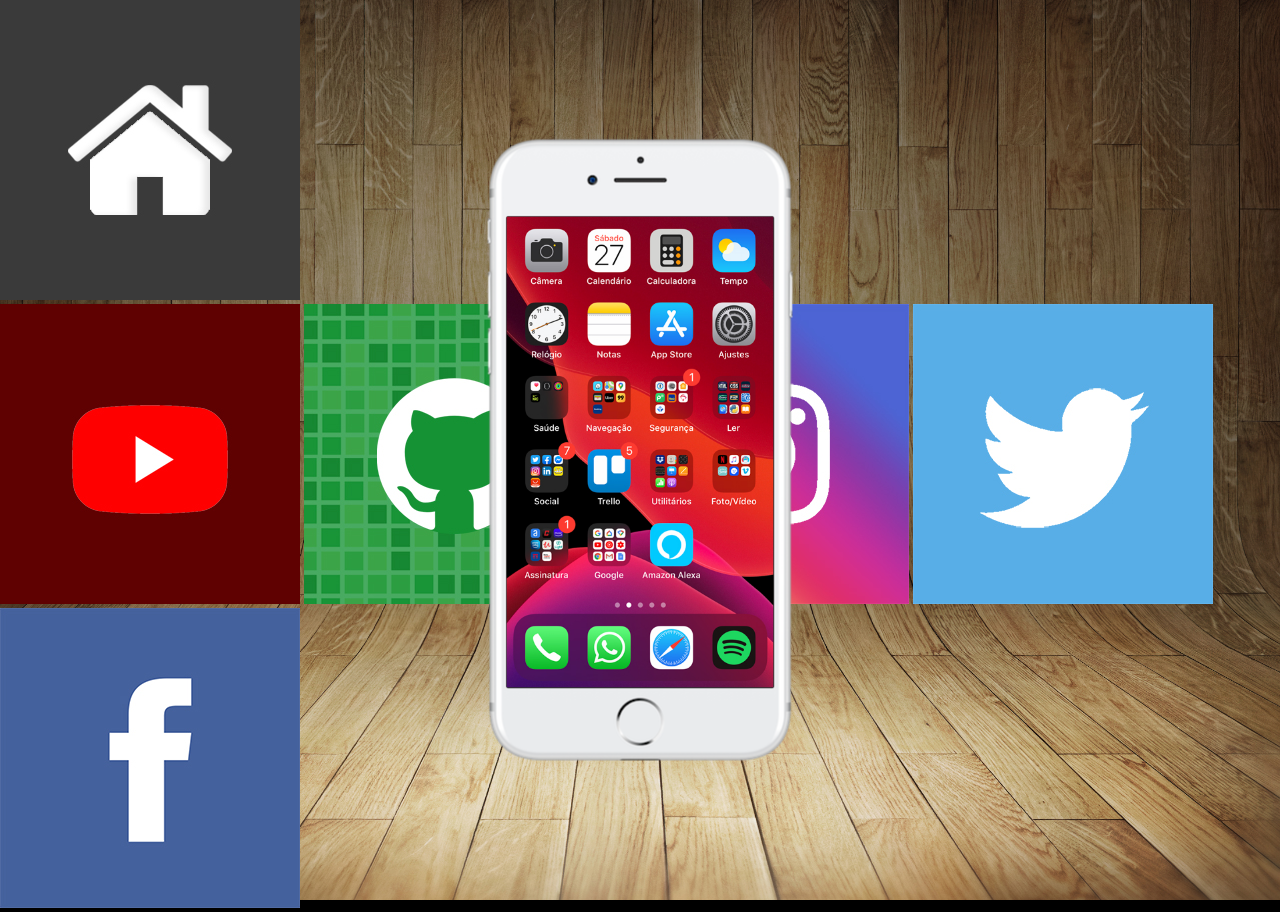
<file: index.html>
<!DOCTYPE html>
<html lang="pt-br">
<head>
    <meta charset="UTF-8">
    <meta http-equiv="X-UA-Compatible" content="IE=edge">
    <meta name="viewport" content="width=device-width, initial-scale=1.0">
    <title>Projetos Redes Sociais</title>
    <link rel="stylesheet" href="estilos/style.css">
</head>
<body>
    <main>
        <section id="telefone">
        <iframe src="home.html" name="tela" id="tela" frameborder="0">
            Seu navegador não é compatível com isso.
        </iframe> 
        </section>

        <section id="redes sociais">
        <a href="home.html" target="tela"><img src="imagens/logo-home.jpg" alt=""></a><br>
        <a href="youtube.html" target="tela"><img src="imagens/logo-youtube.jpg" alt=""></a>
        <a href="github.html" target="tela"><img src="imagens/logo-github.jpg" alt=""></a>
        <a href="instagram.html" target="tela"><img src="imagens/logo-instagram.jpg" alt=""></a>
        <a href="twitter.html" target="tela"><img src="imagens/logo-twitter.jpg" alt=""></a>
        <a href="facebook.html" target="tela"><img src="imagens/logo-facebook.jpg" alt=""></a>
        </section>
    </main>
</body>
</html>
</file>
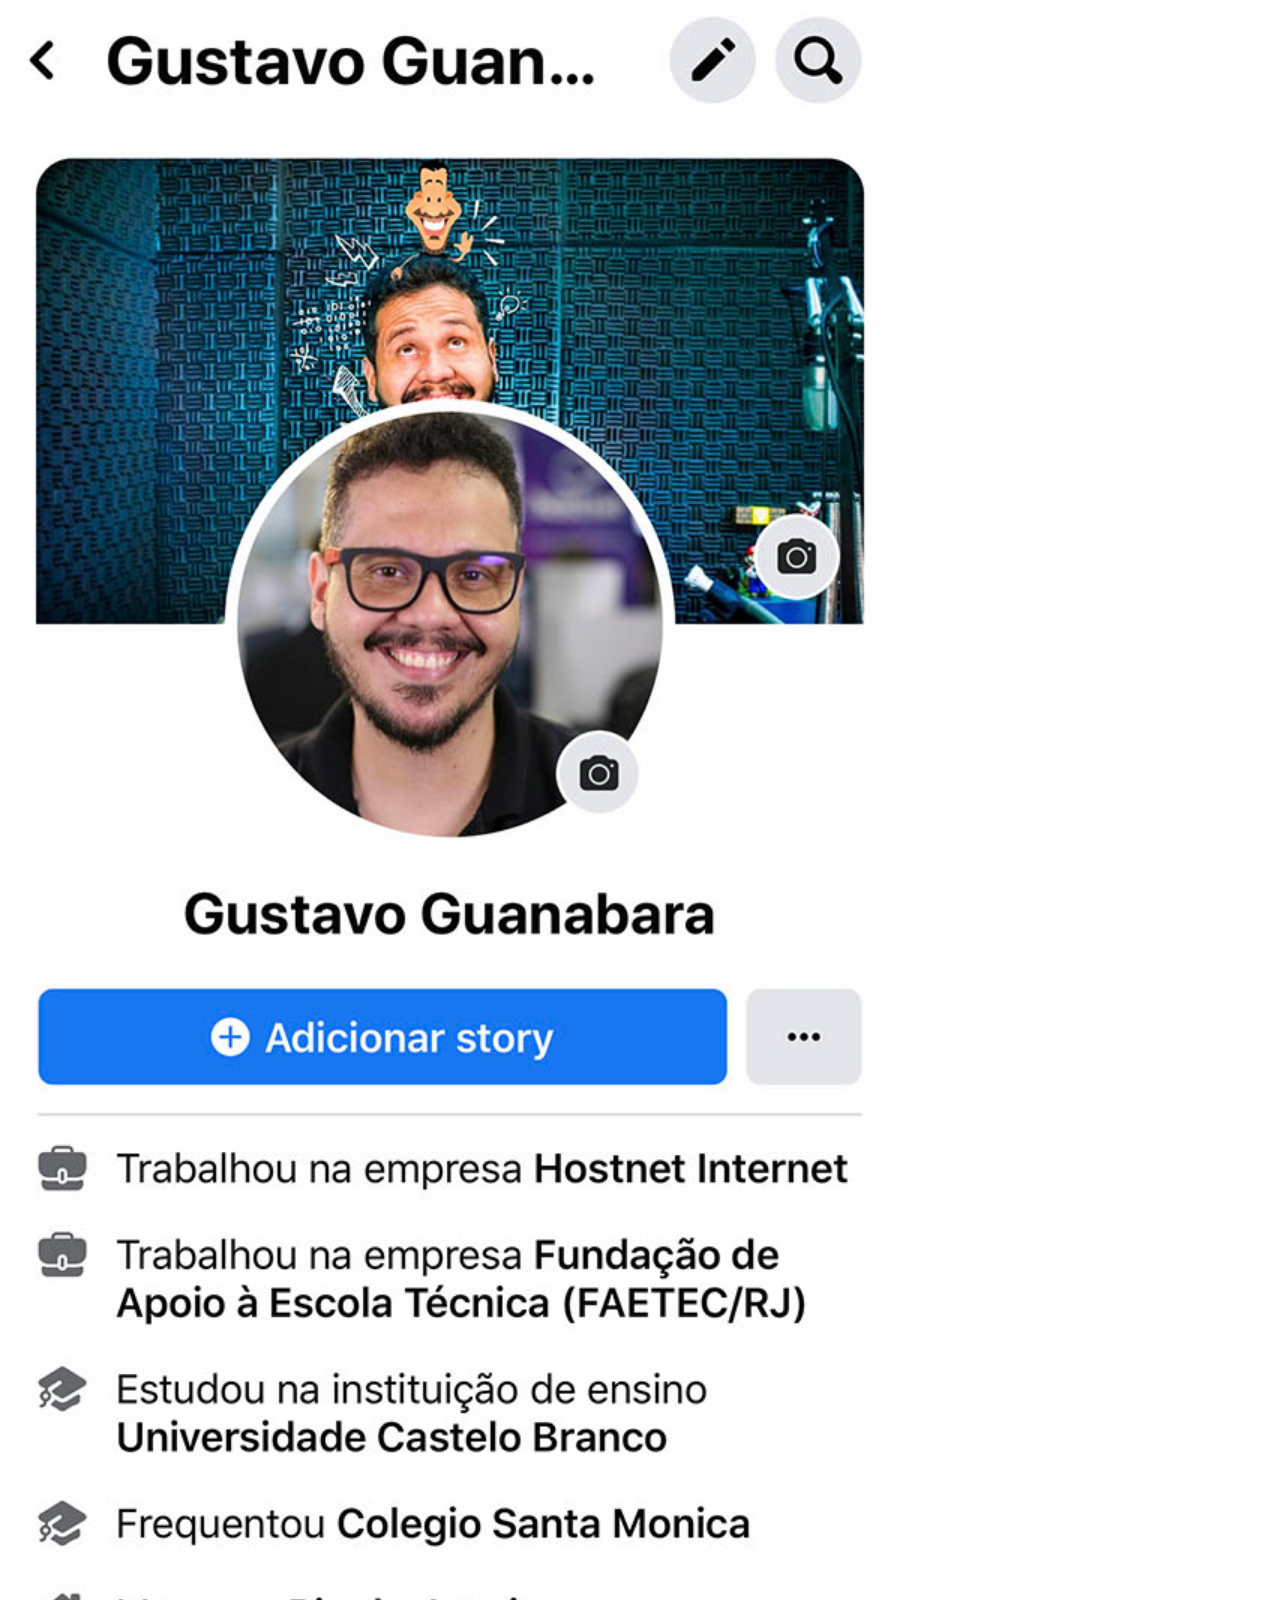
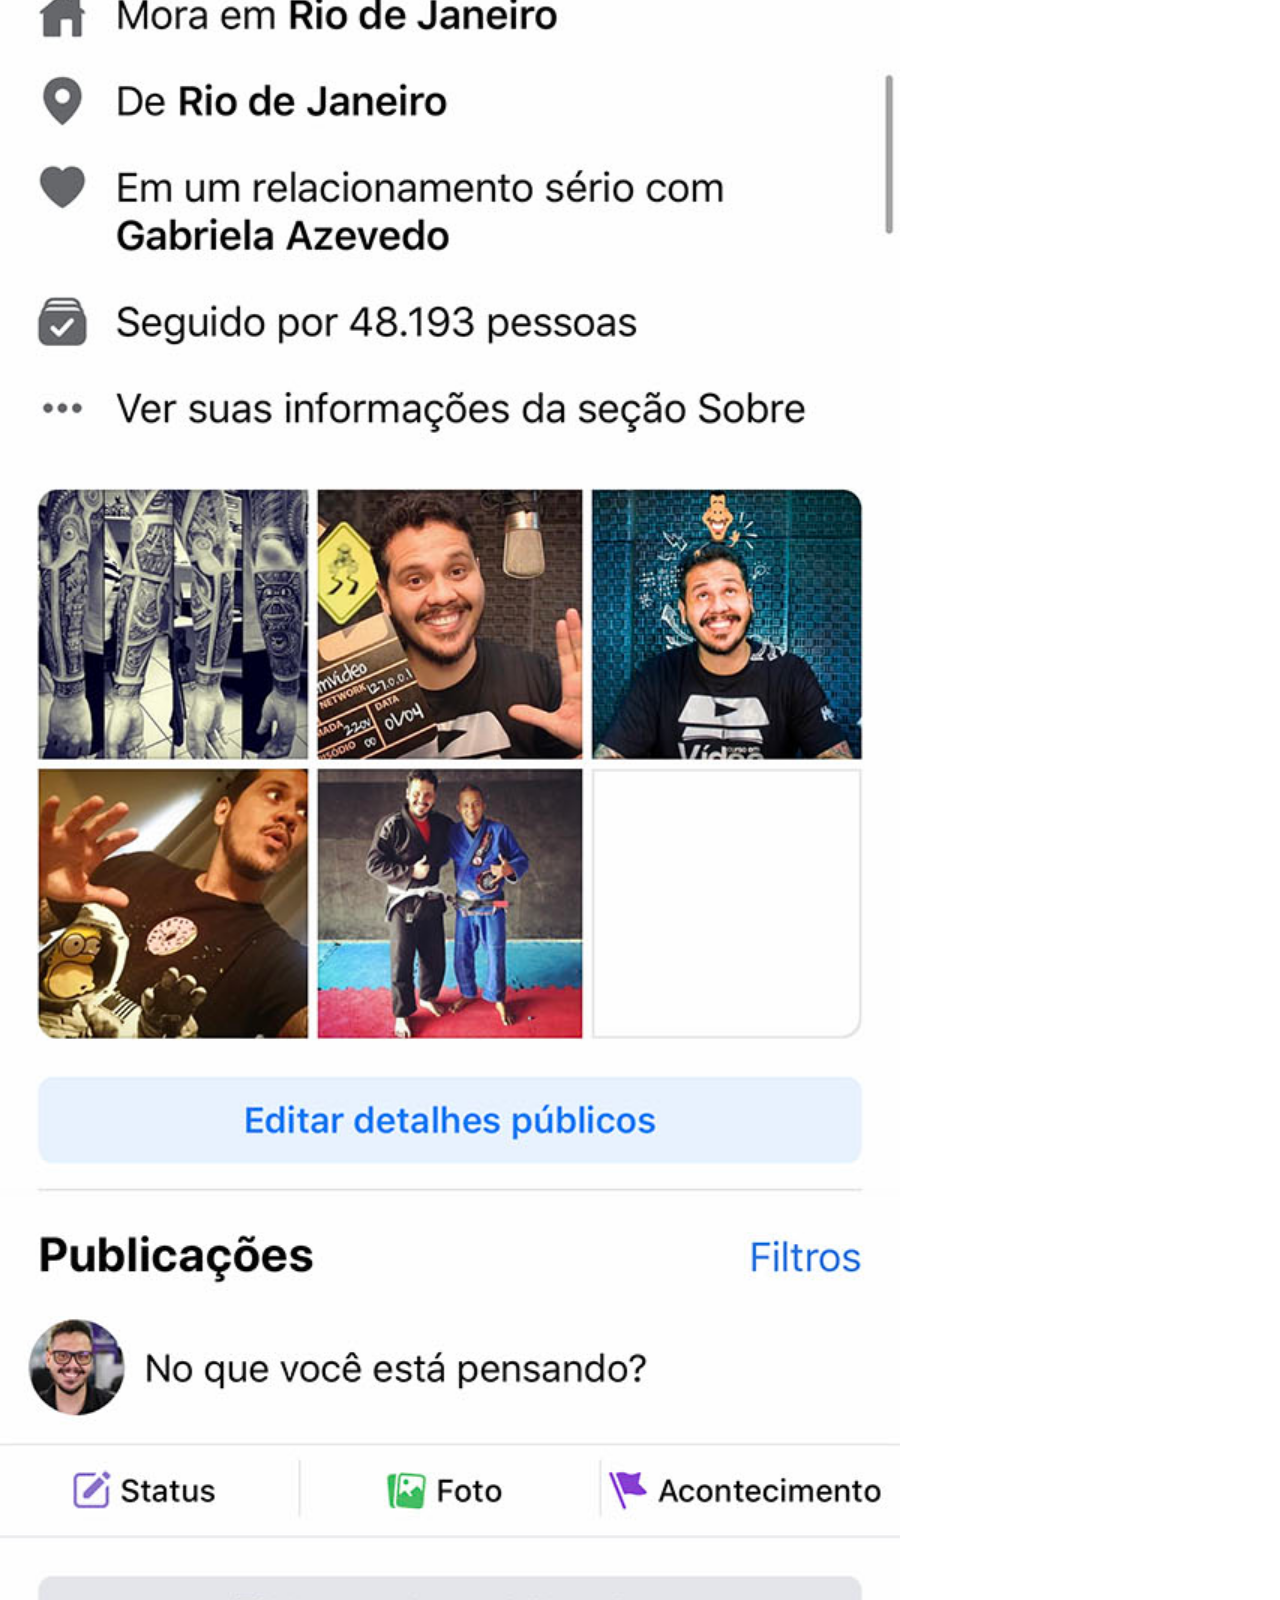
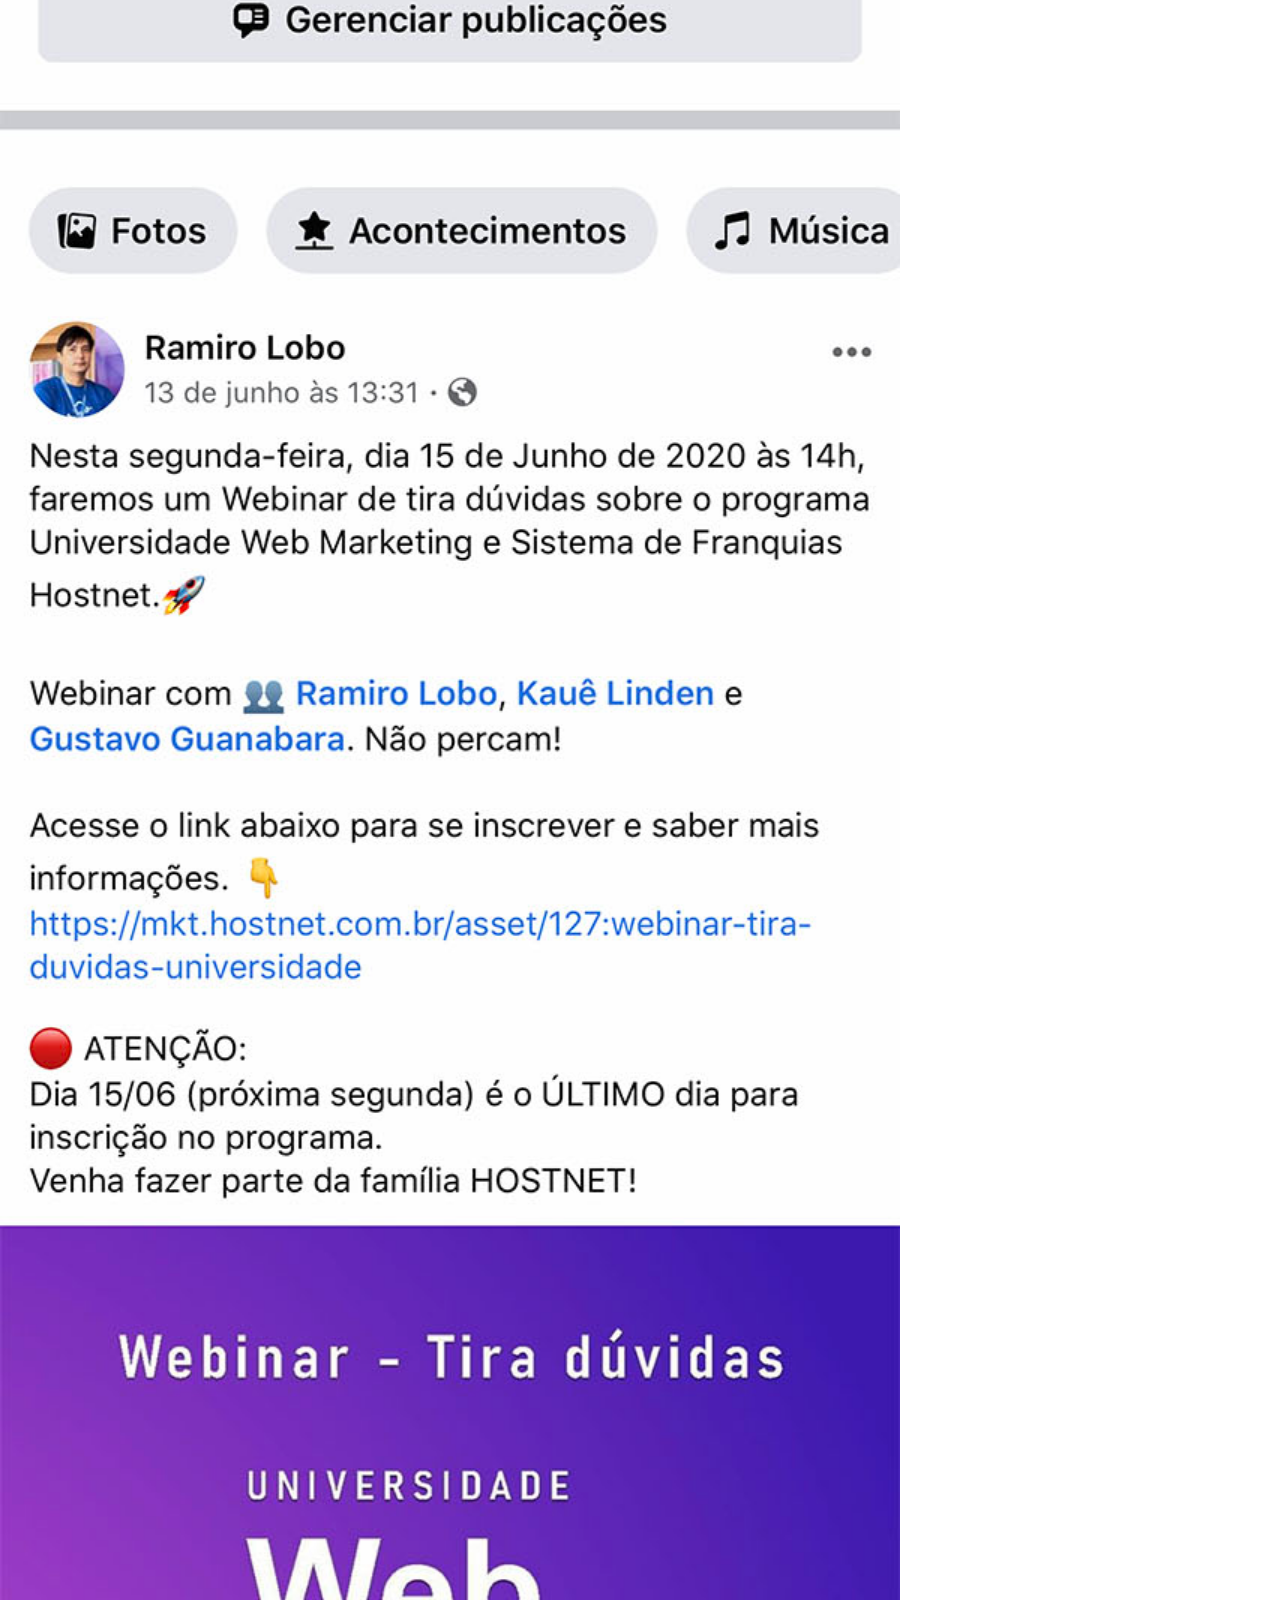
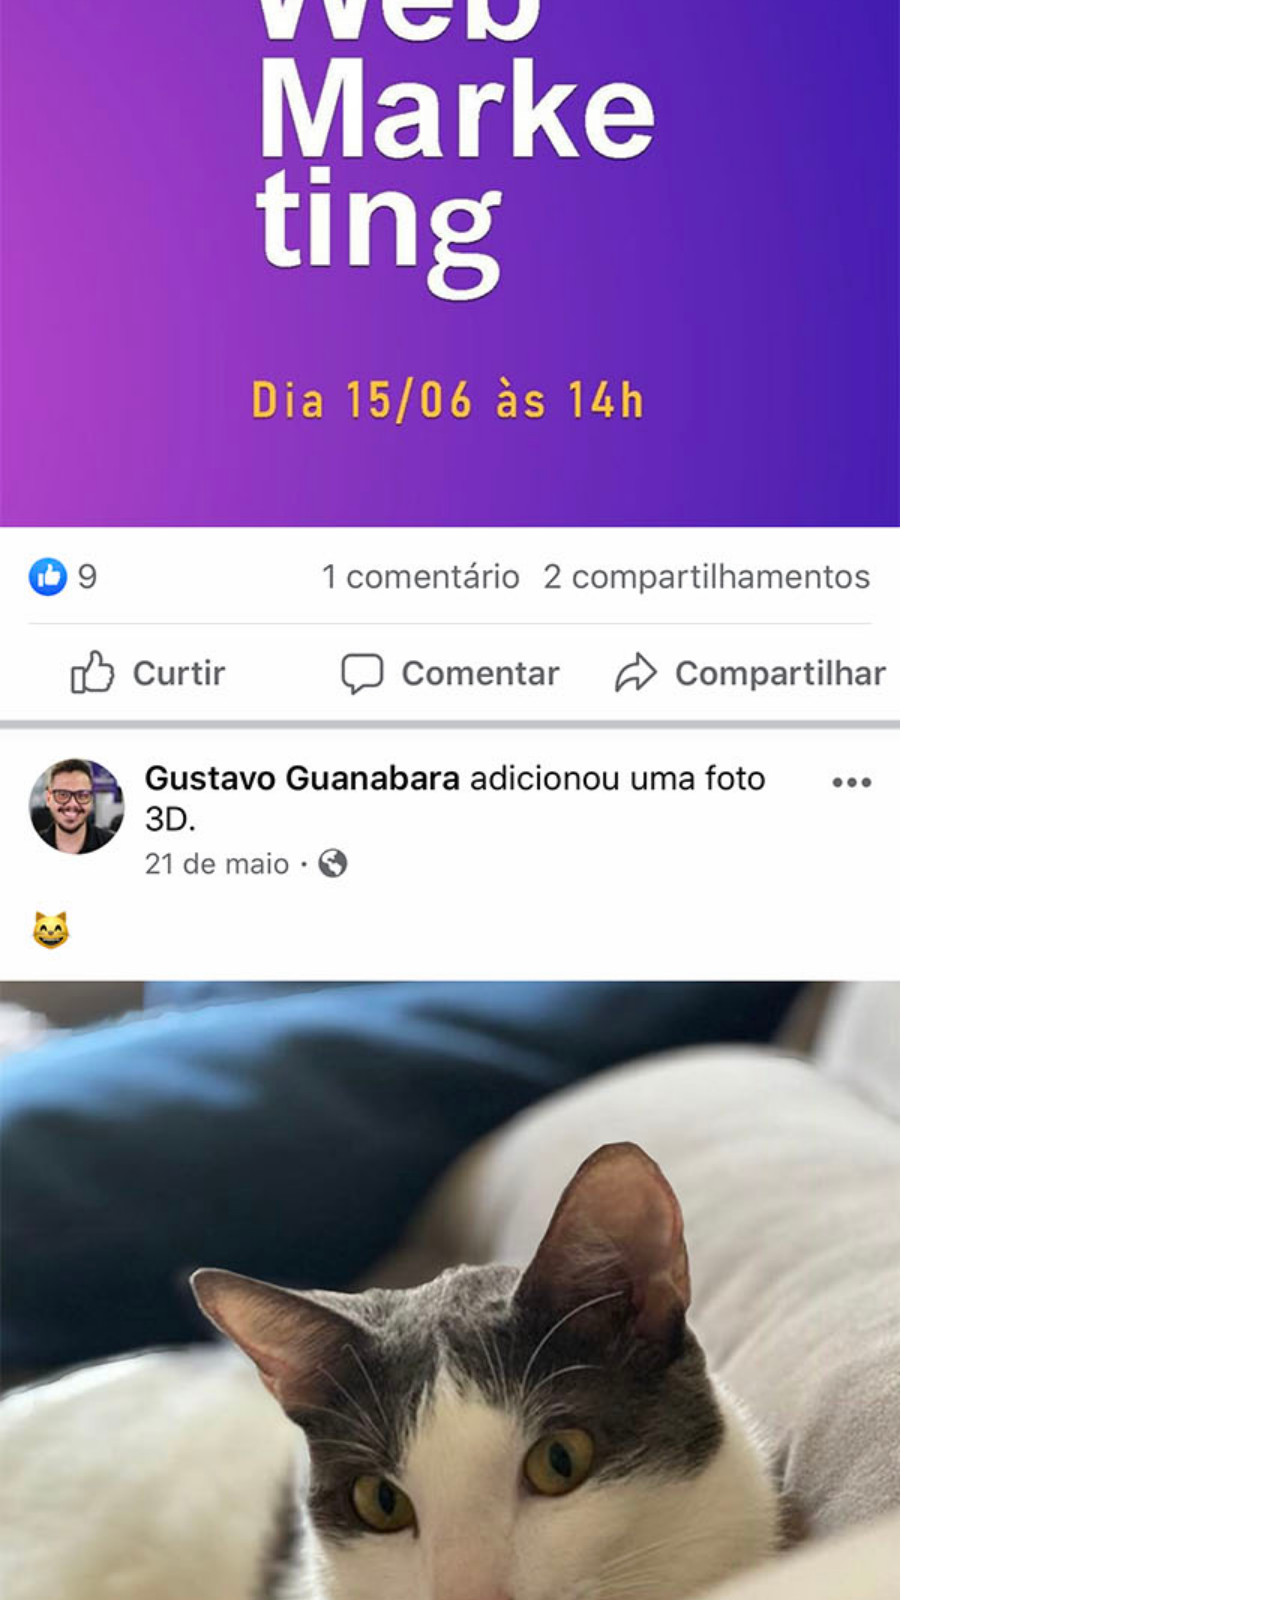
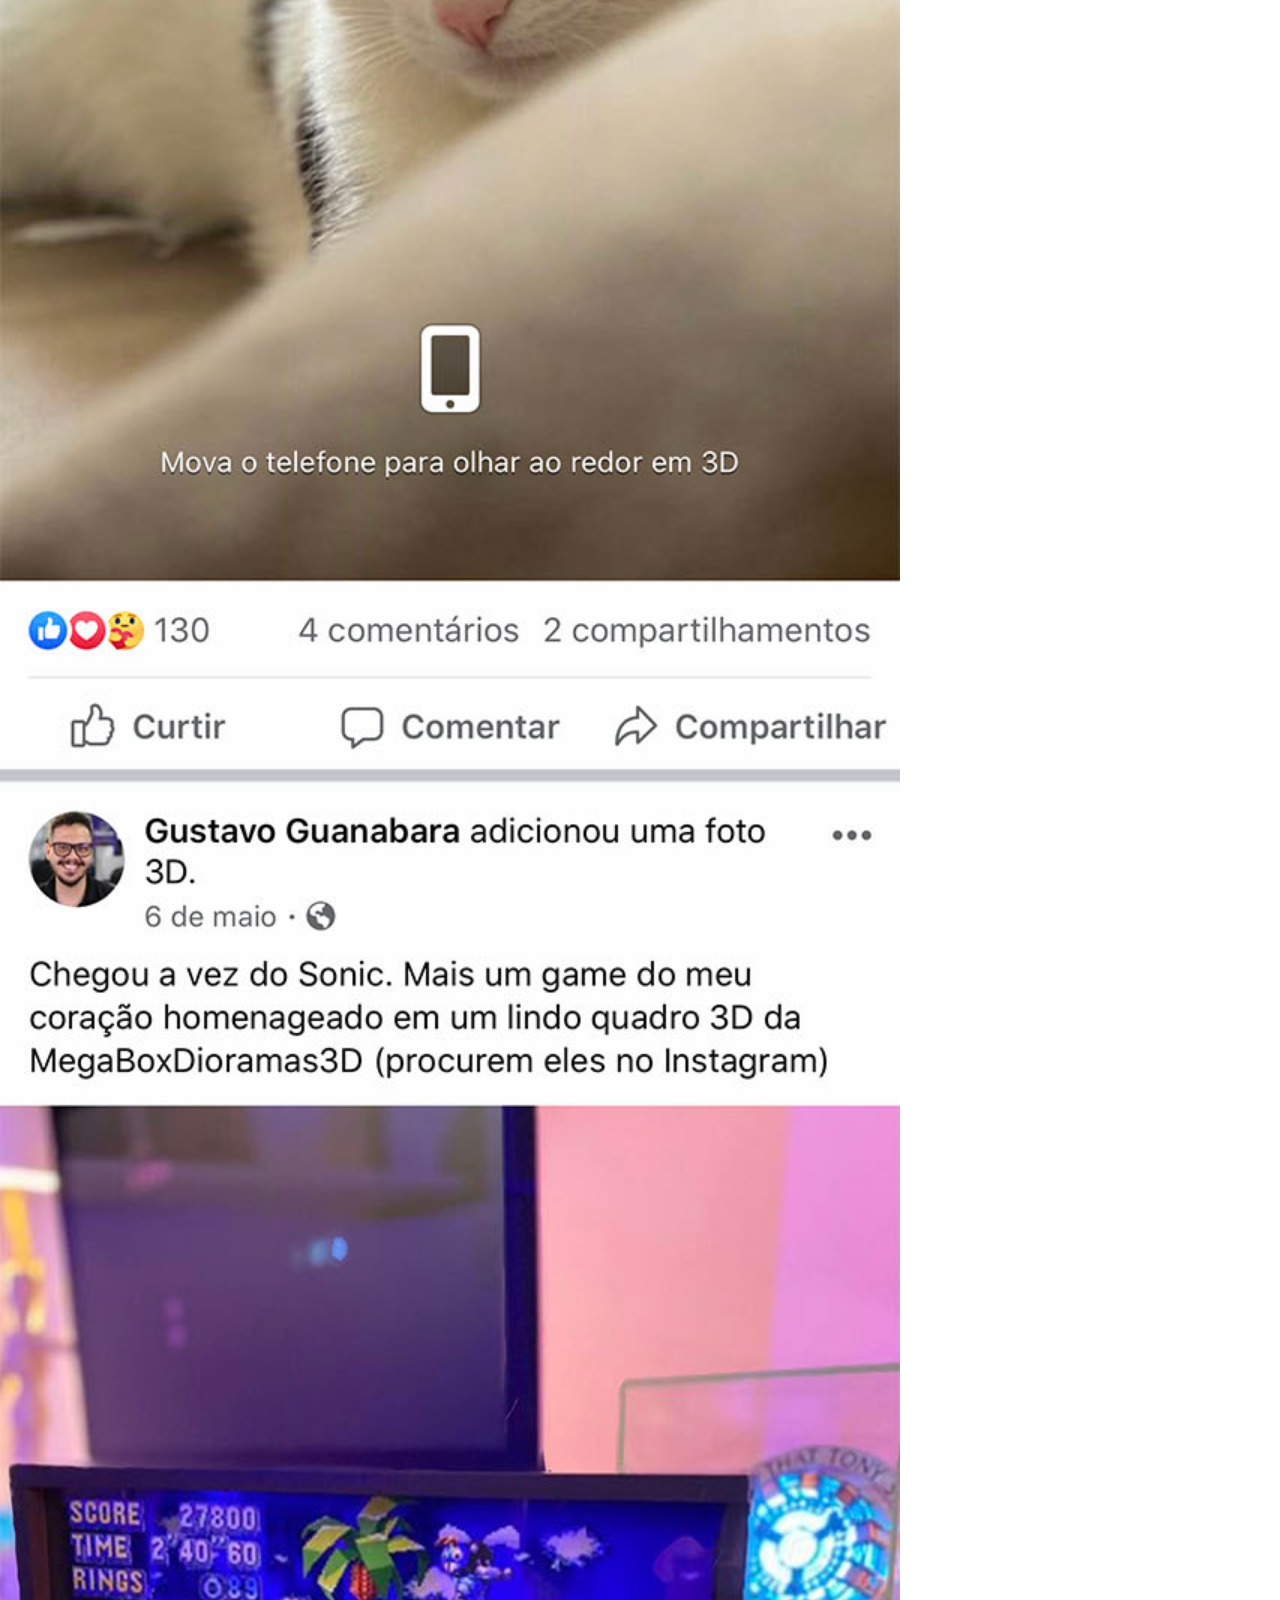
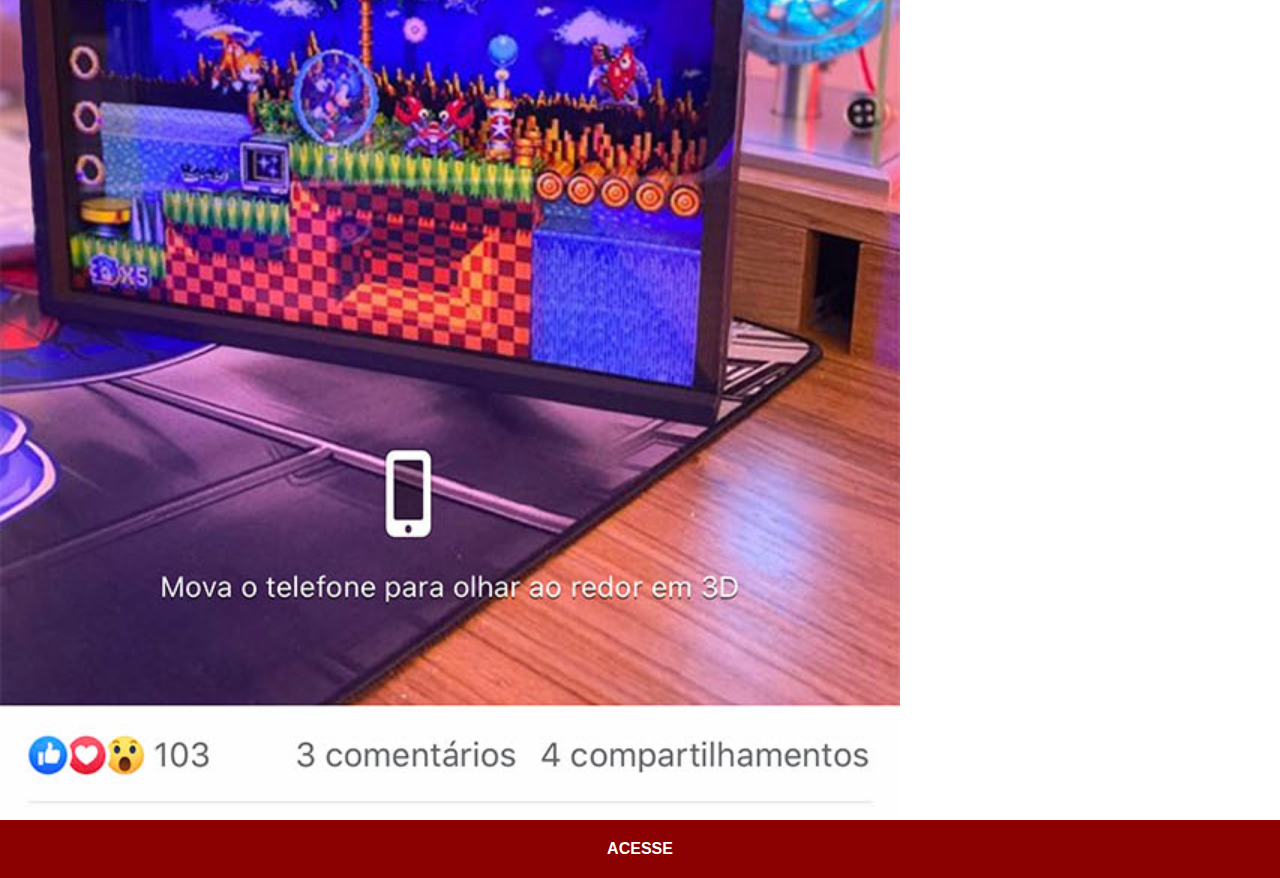
<file: facebook.html>
<!DOCTYPE html>
<html lang="en">
<head>
    <meta charset="UTF-8">
    <meta http-equiv="X-UA-Compatible" content="IE=edge">
    <meta name="viewport" content="width=device-width, initial-scale=1.0">
    <title>Facebook</title>
    <link rel="stylesheet" href="estilos/social.css">
</head>
<body>
    <img src="imagens/tela-facebook.jpg" alt="Facebook">
    <a href="https://www.facebook.com/" target="_blank">ACESSE</a>
</body>
</html>
</file>
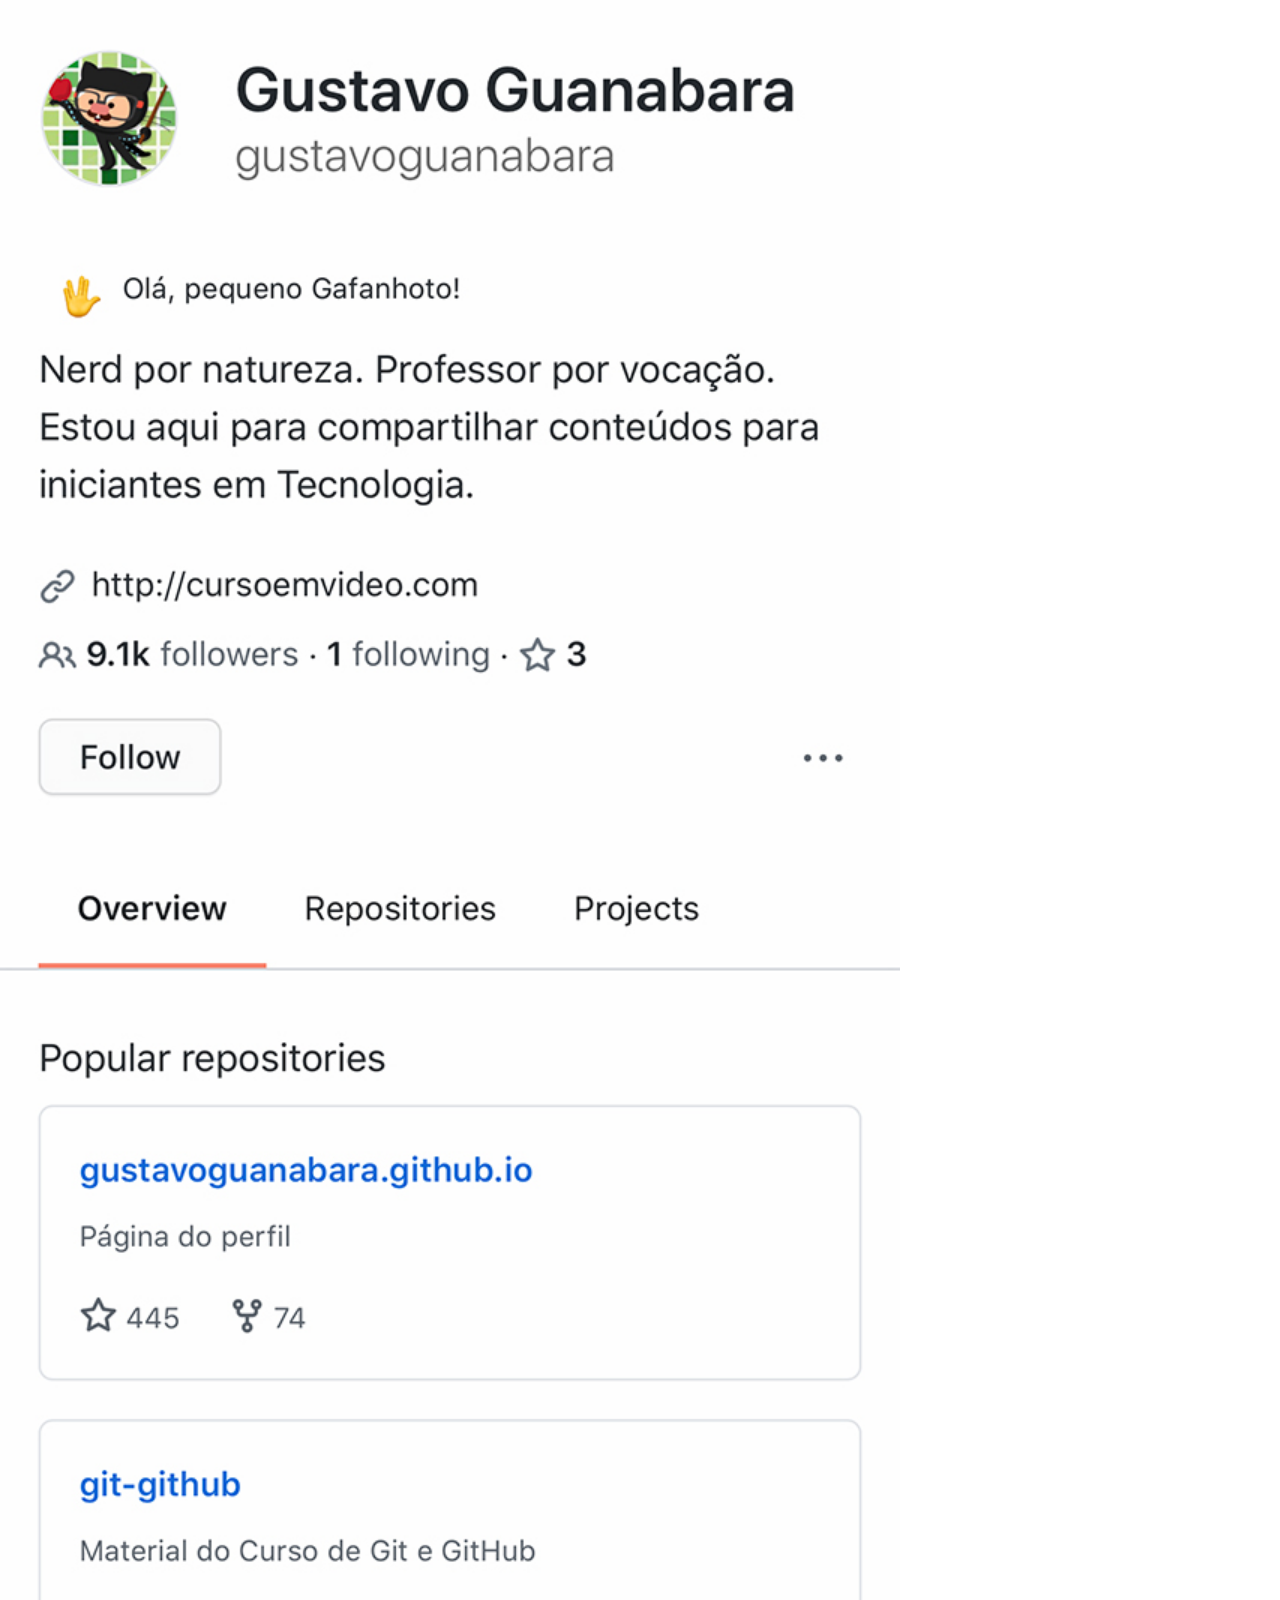
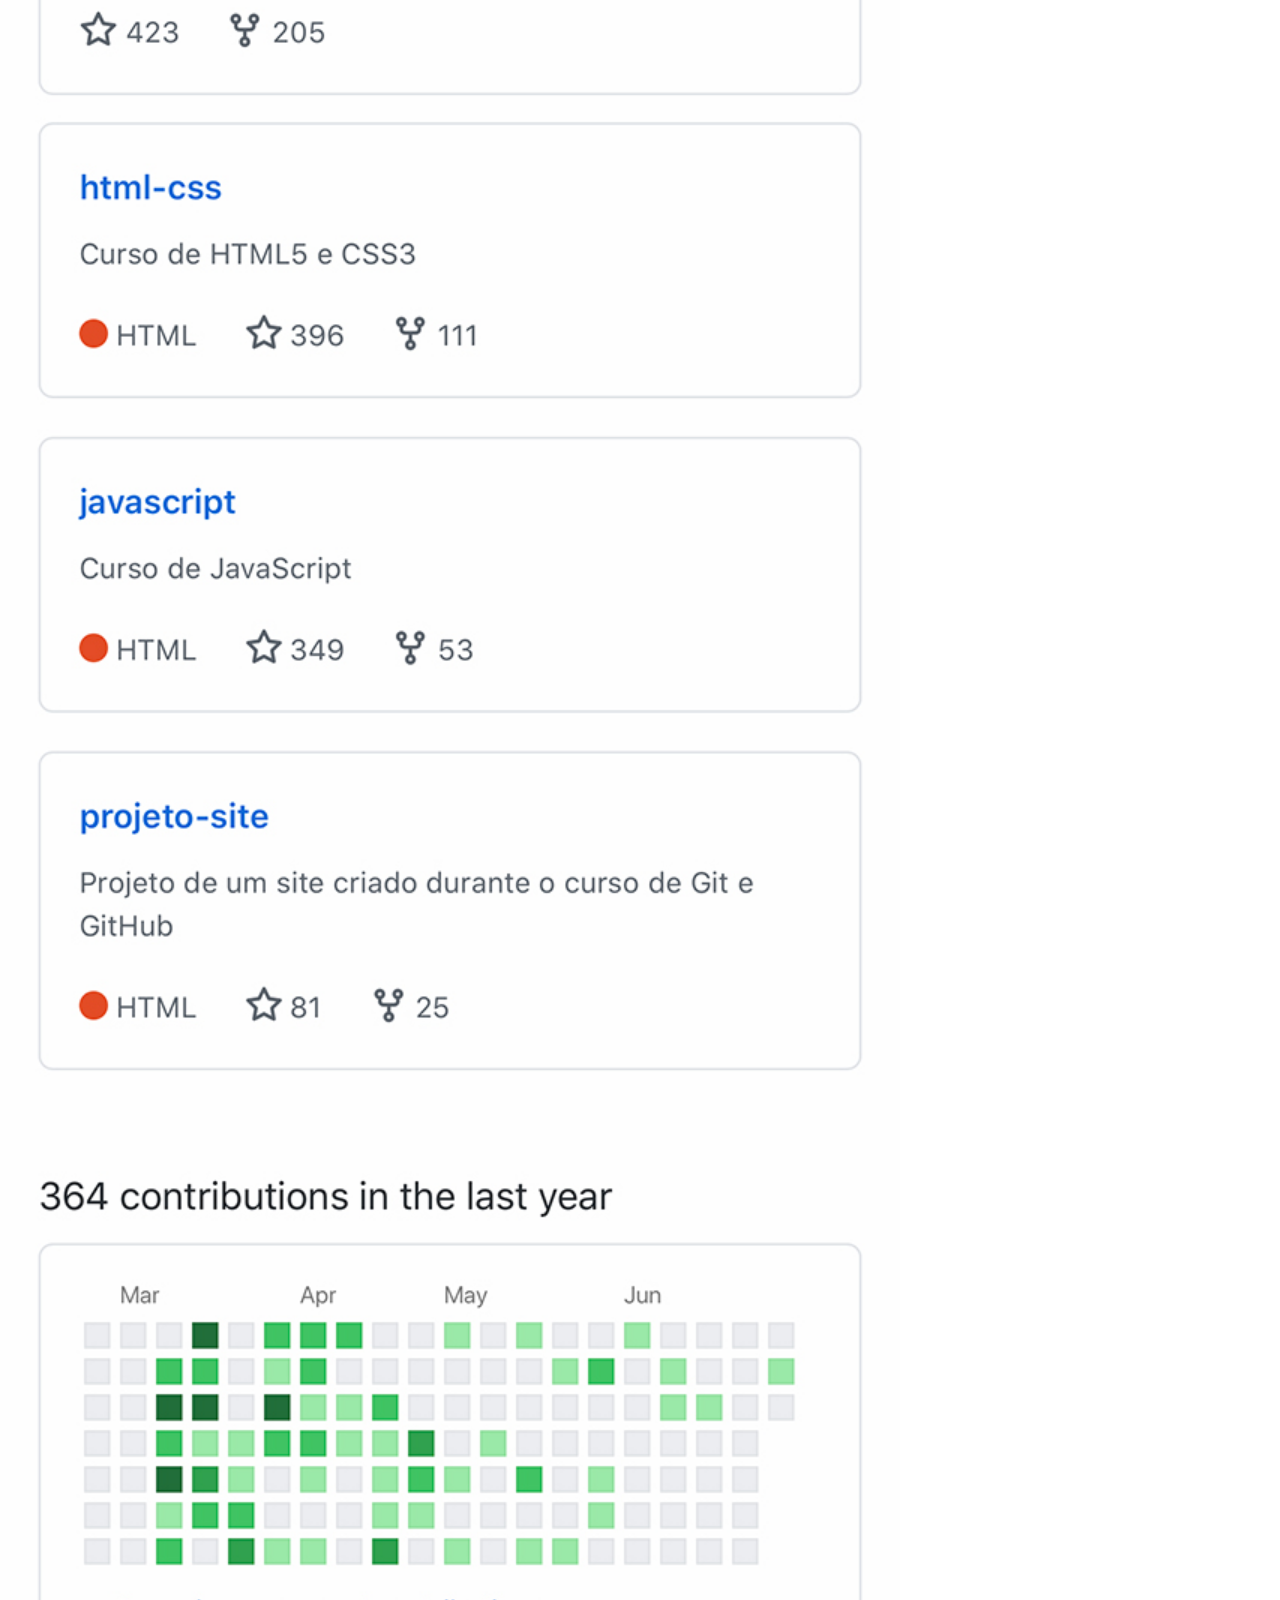
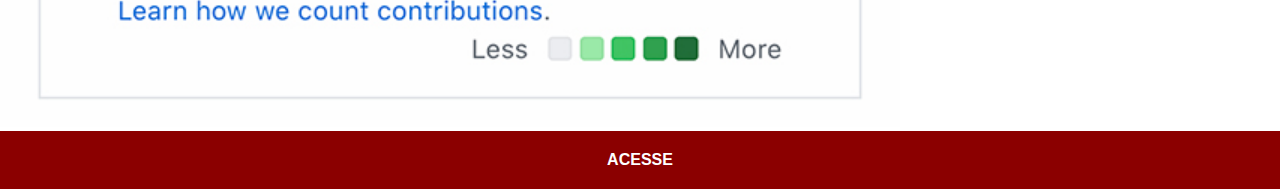
<file: github.html>
<!DOCTYPE html>
<html lang="pt-br">
<head>
    <meta charset="UTF-8">
    <meta http-equiv="X-UA-Compatible" content="IE=edge">
    <meta name="viewport" content="width=device-width, initial-scale=1.0">
    <title>GitHub</title>
    <link rel="stylesheet" href="estilos/social.css">
</head>
<body>
    <img src="imagens/tela-github.jpg" alt="GitHub">
    <a href="https://github.com/gustavoguanabara/" target="_blank">ACESSE</a>
</body>
</html>
</file>
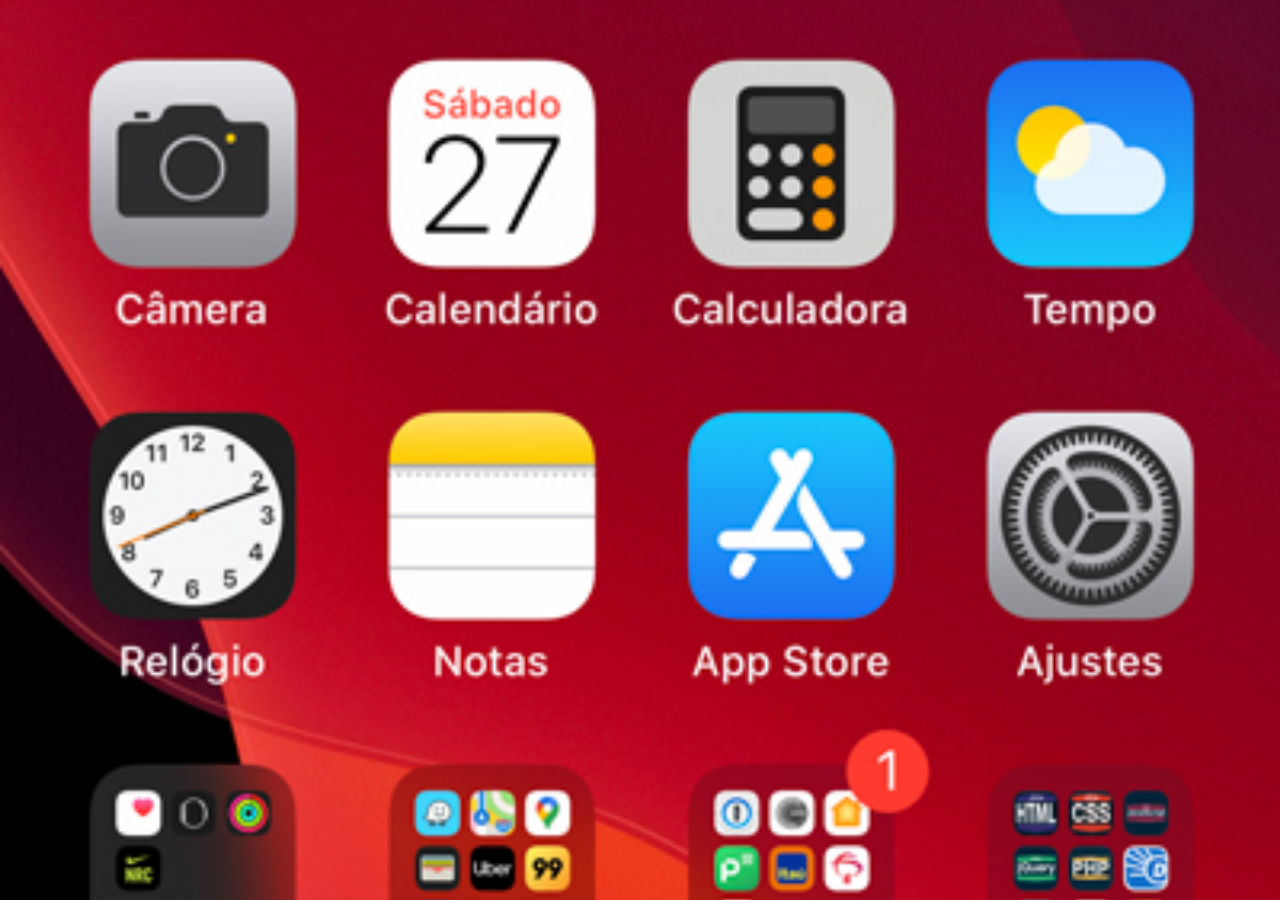
<file: home.html>
<!DOCTYPE html>
<html lang="pt-br">
<head>
    <meta charset="UTF-8">
    <meta http-equiv="X-UA-Compatible" content="IE=edge">
    <meta name="viewport" content="width=device-width, initial-scale=1.0">
    <title>Home</title>
</head>
<style>
    * {
        margin: 0px;
        padding: 0px;
    }

    body {
        width: 100vw;
        height: 100vh;
        background: black url('imagens/tela-home.jpg') no-repeat top center;
        background-size: cover;
    }
</style>
<body>
    
</body>
</html>
</file>
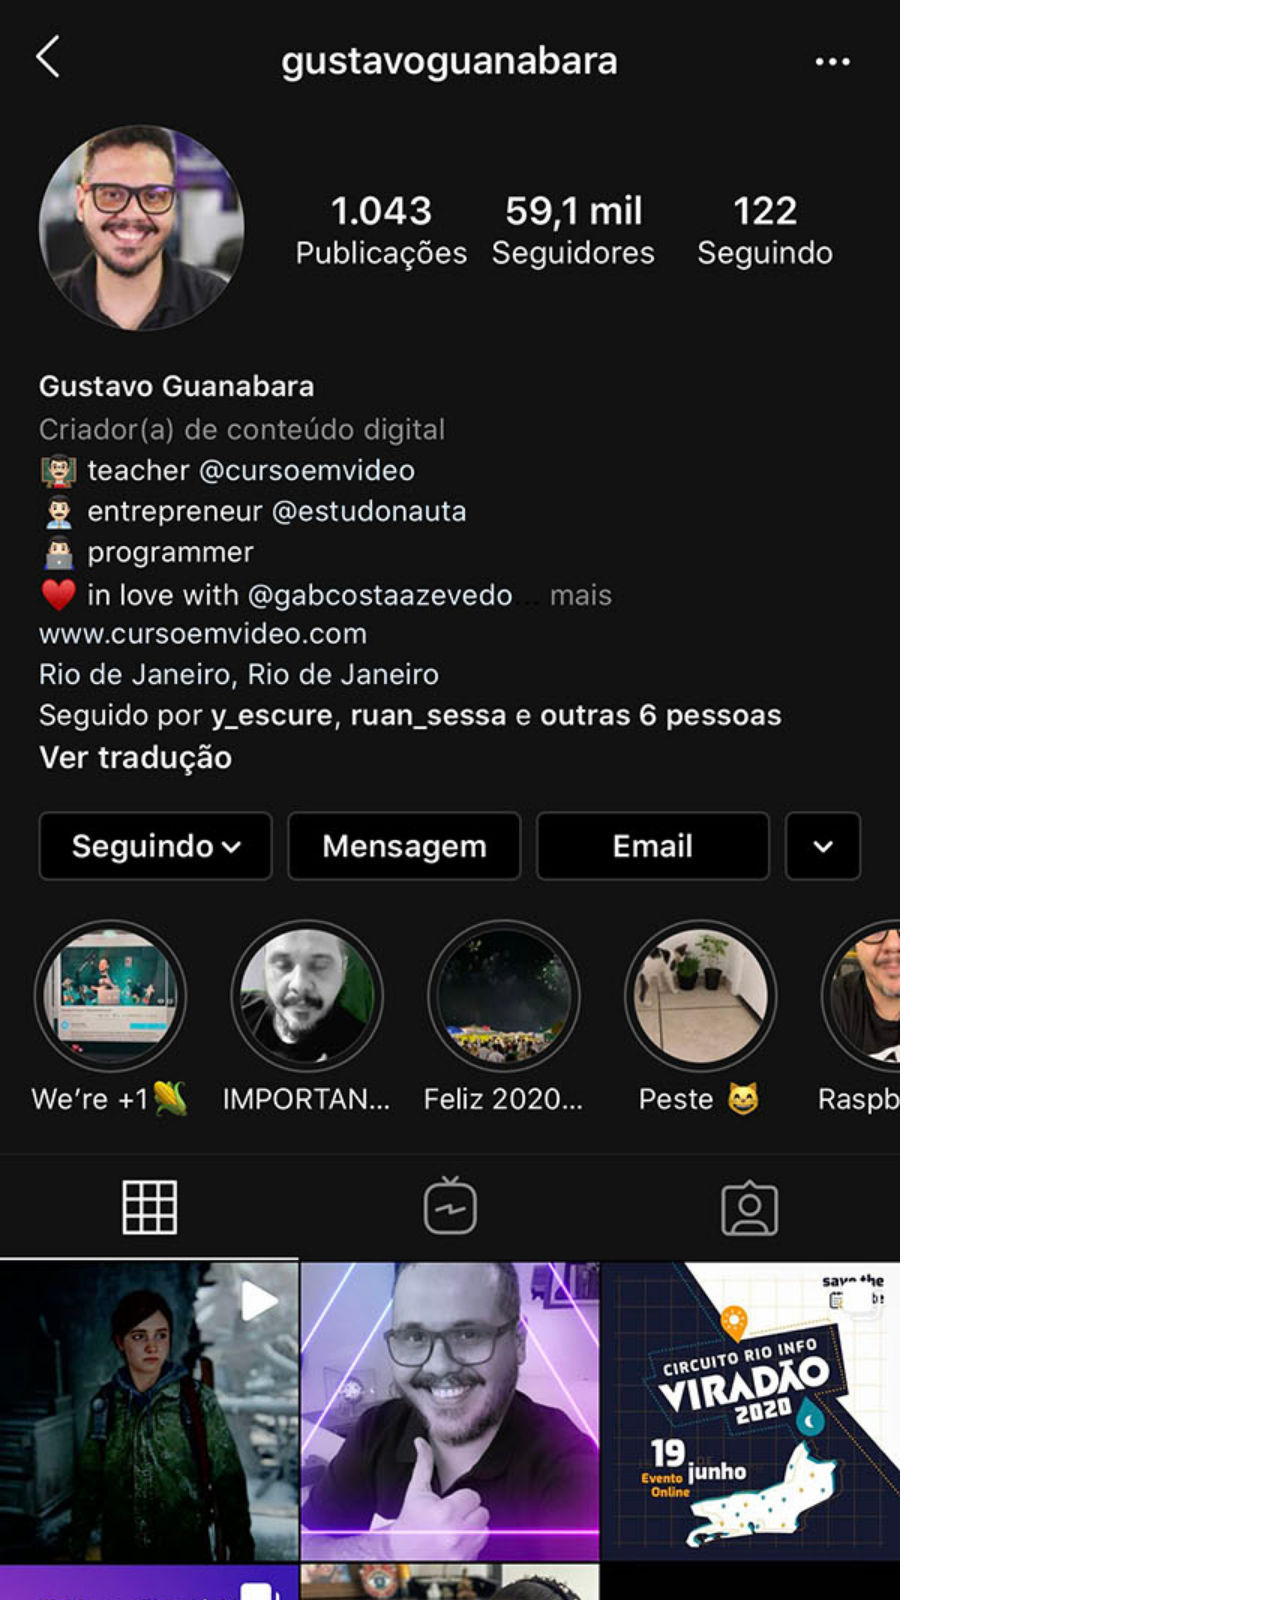
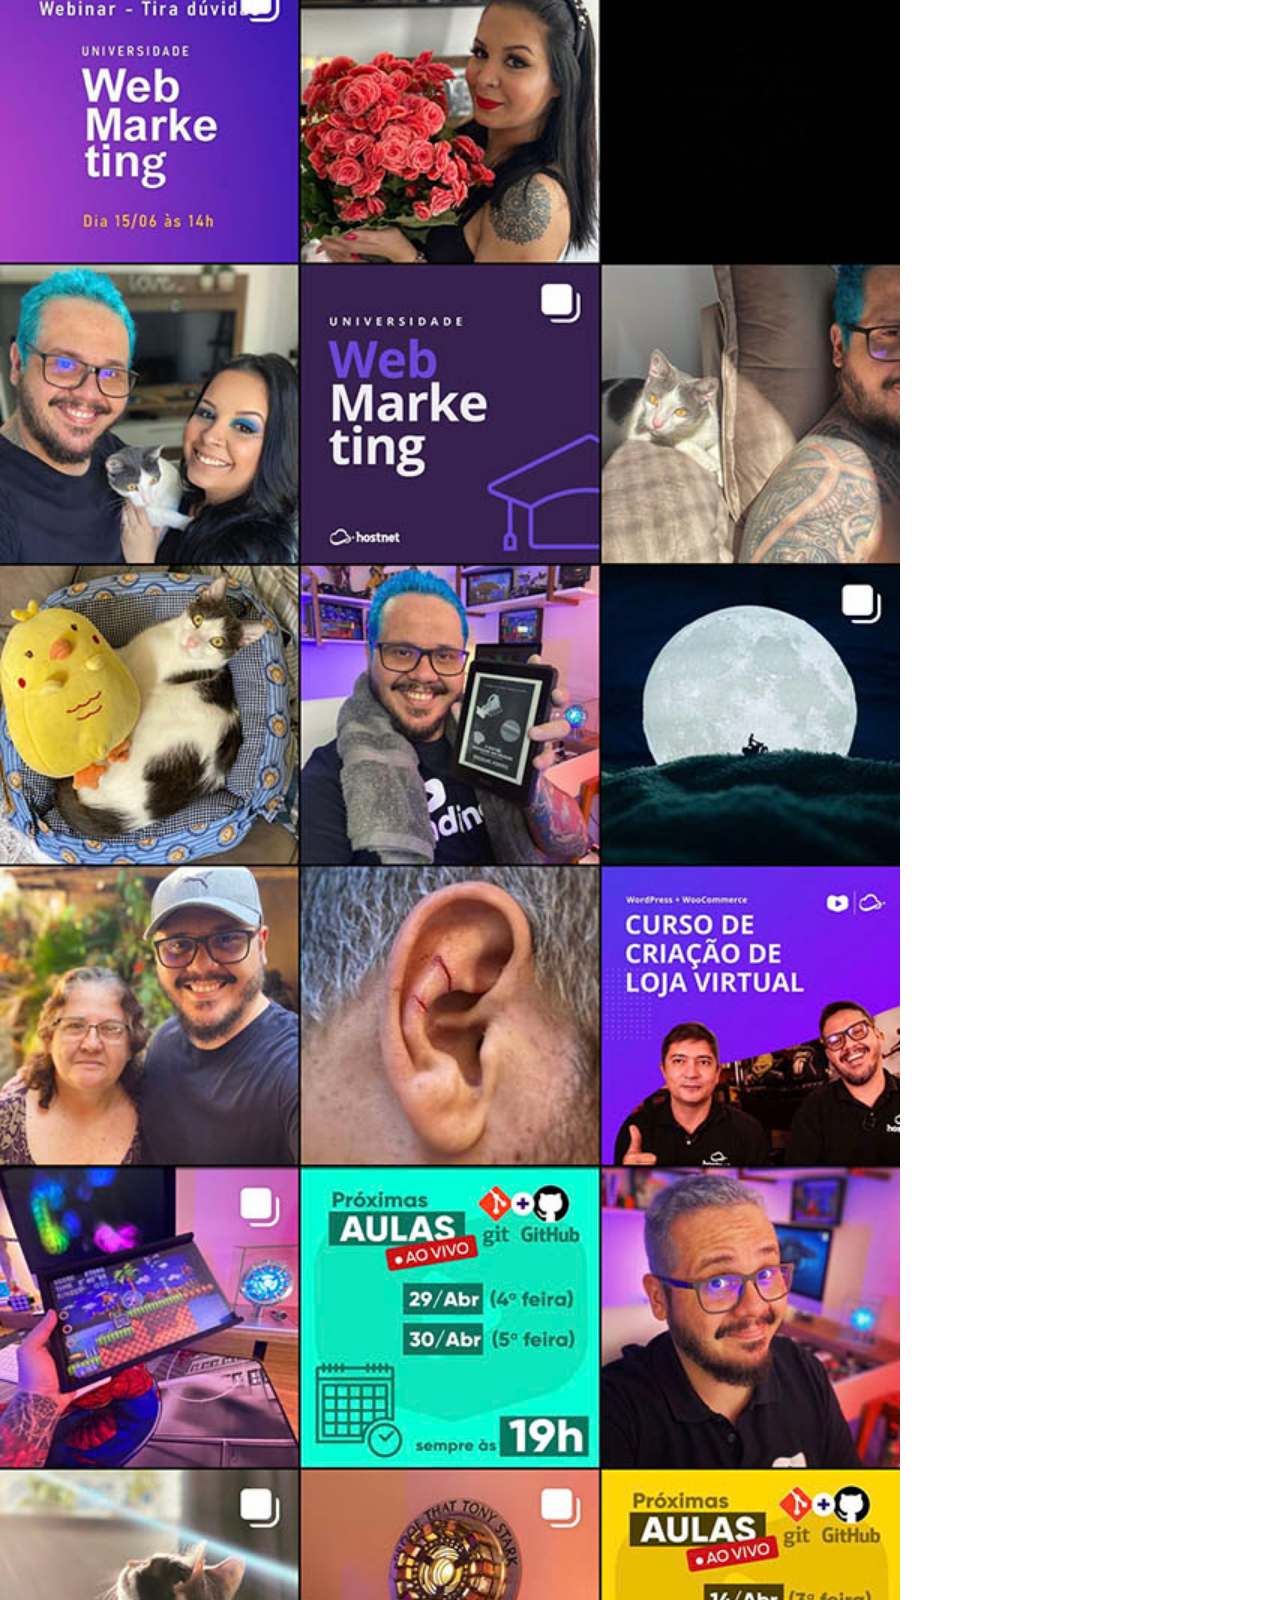
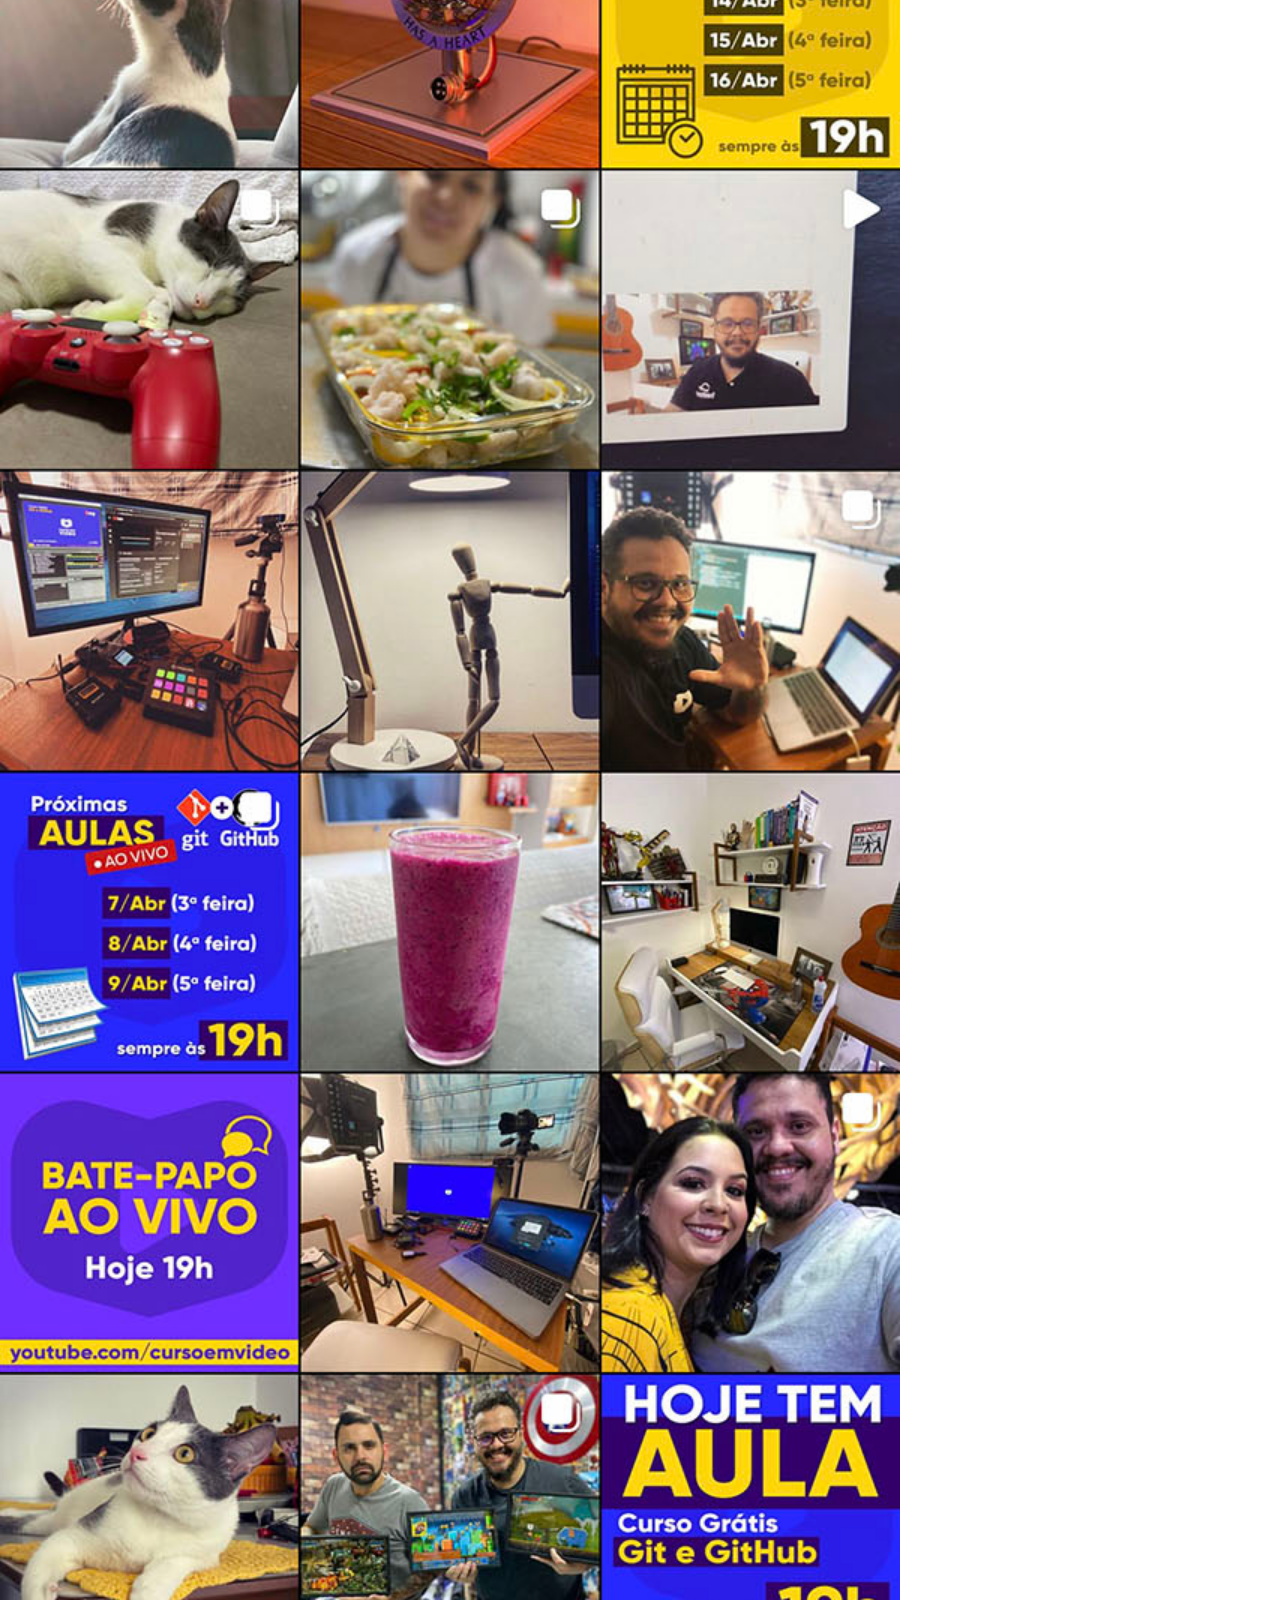
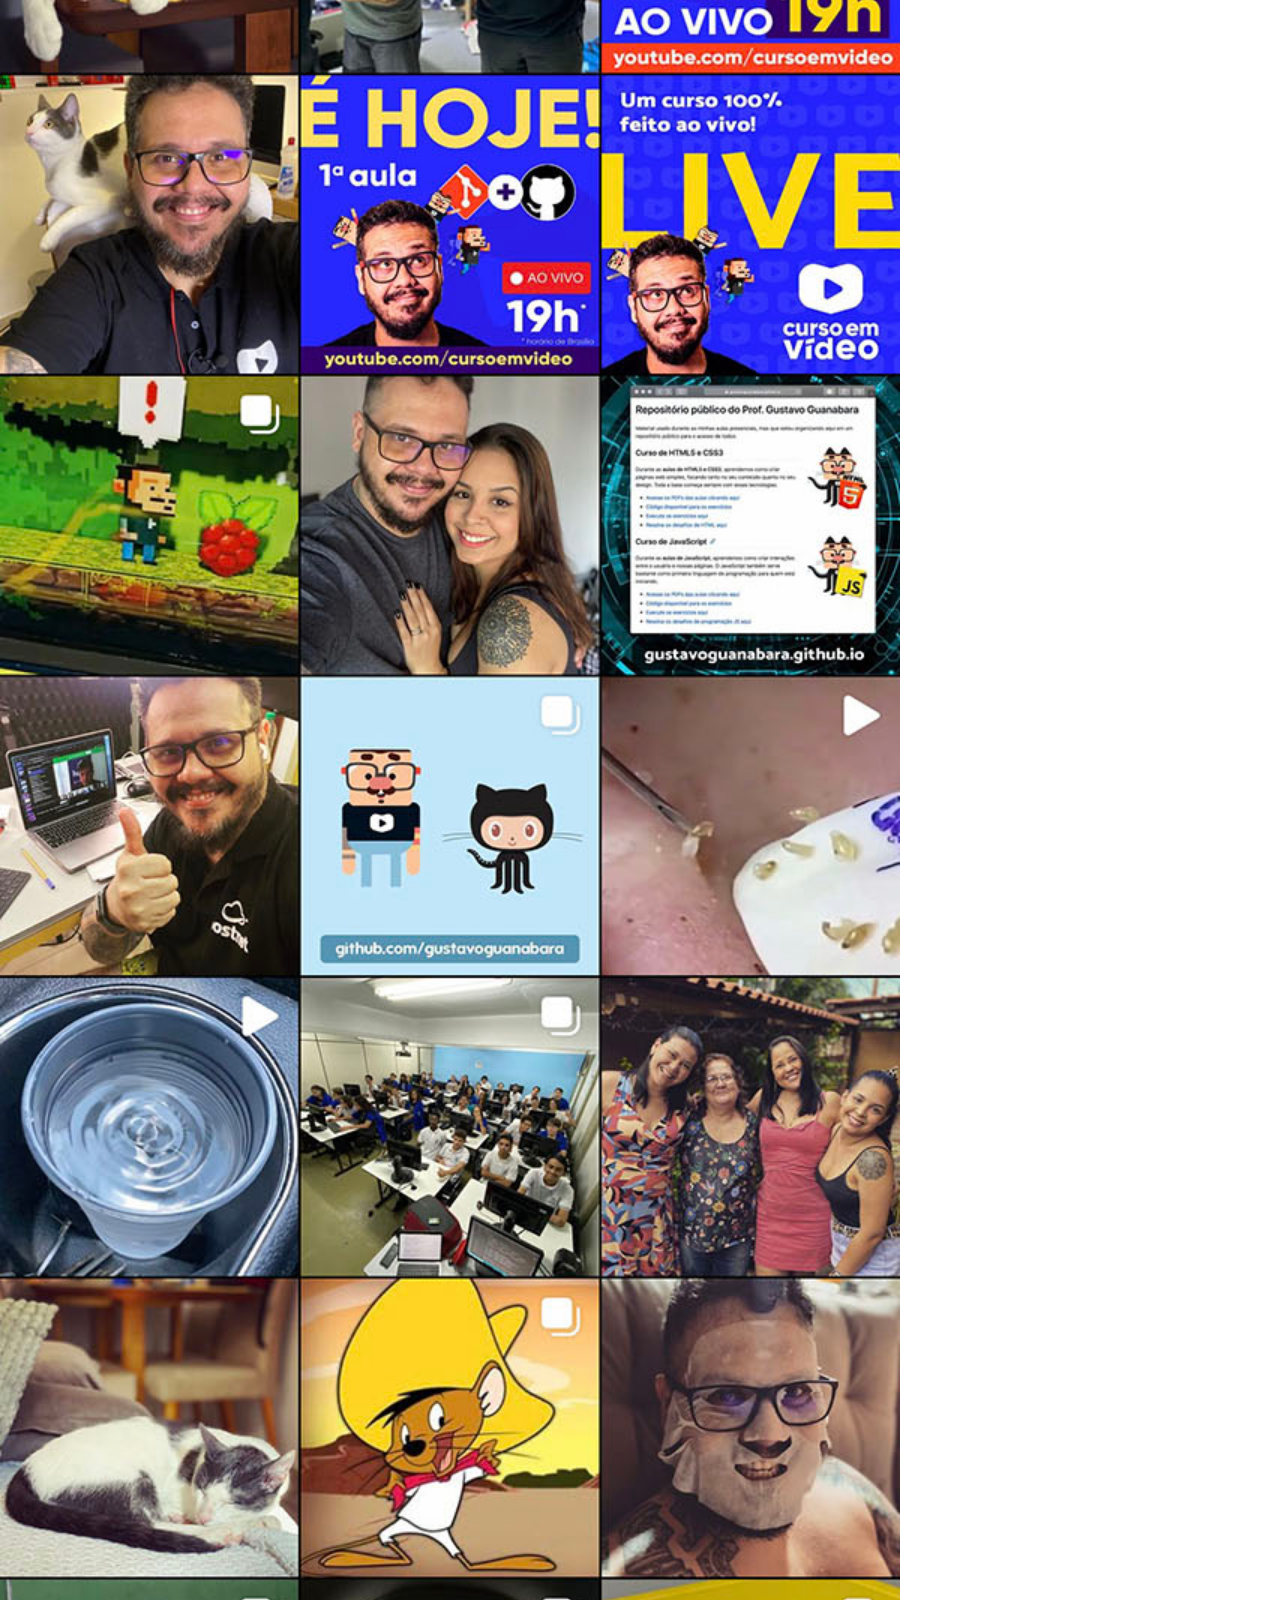
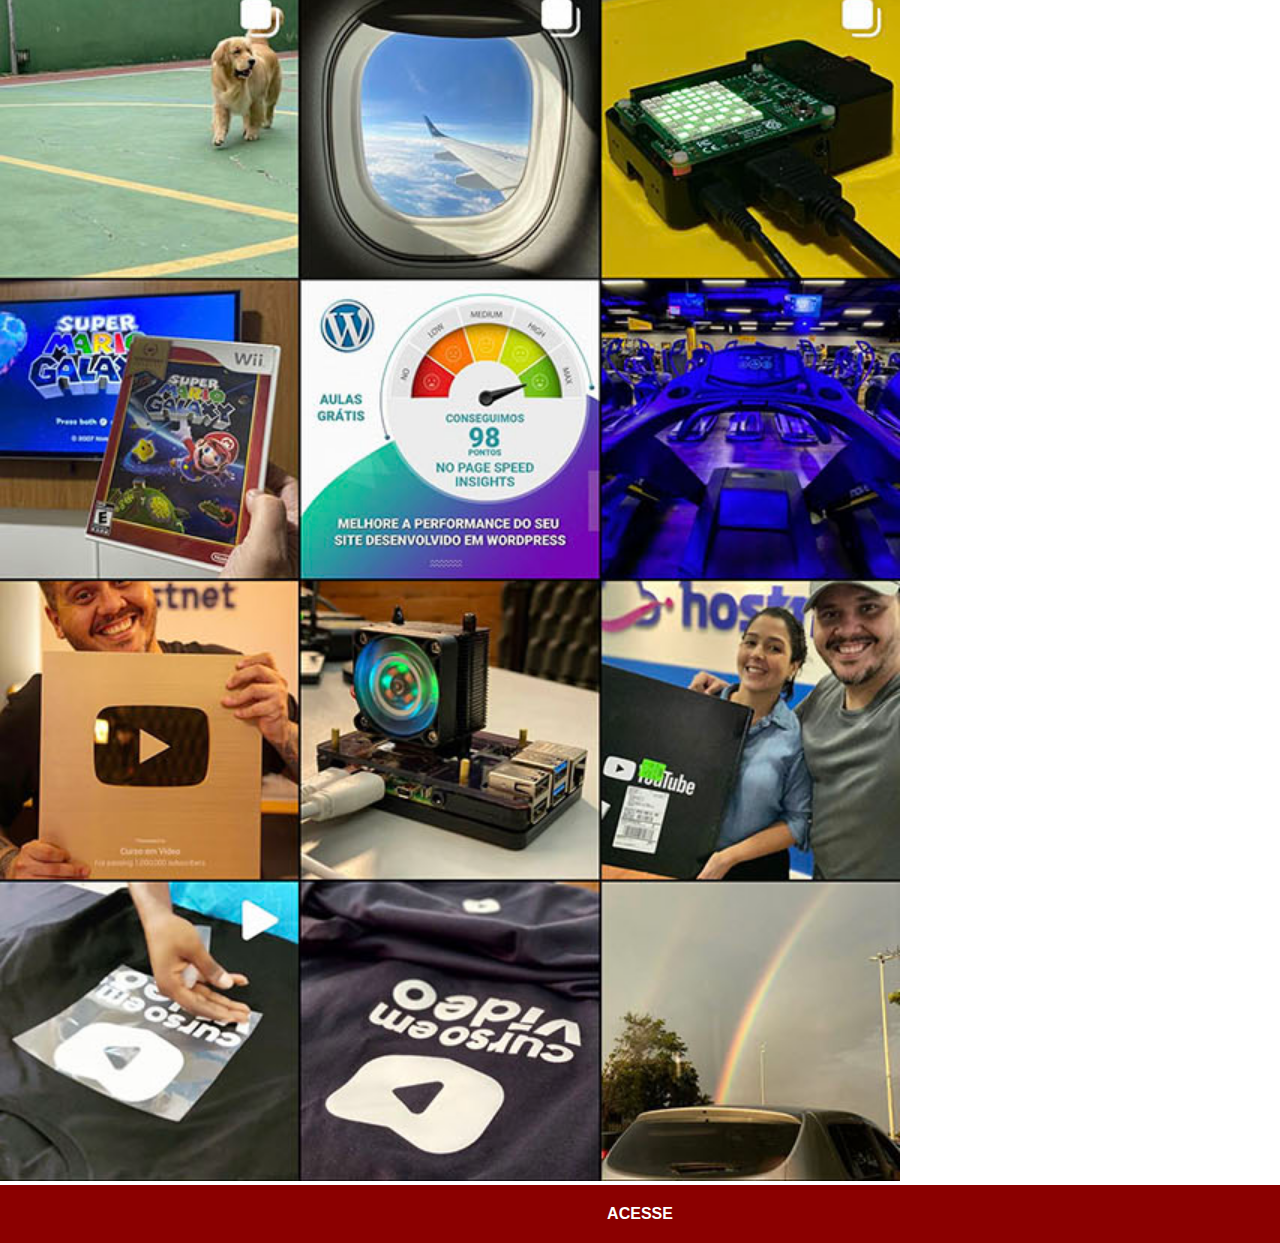
<file: instagram.html>
<!DOCTYPE html>
<html lang="pt-br">
<head>
    <meta charset="UTF-8">
    <meta http-equiv="X-UA-Compatible" content="IE=edge">
    <meta name="viewport" content="width=device-width, initial-scale=1.0">
    <title>Instagram</title>
    <link rel="stylesheet" href="estilos/social.css">
</head>
<body>
    <img src="imagens/tela-instagram.jpg" alt="Instagram">
    <a href="https://www.instagram.com/gustavoguanabara/" target="_blank">ACESSE</a>
</body>
</html>
</file>
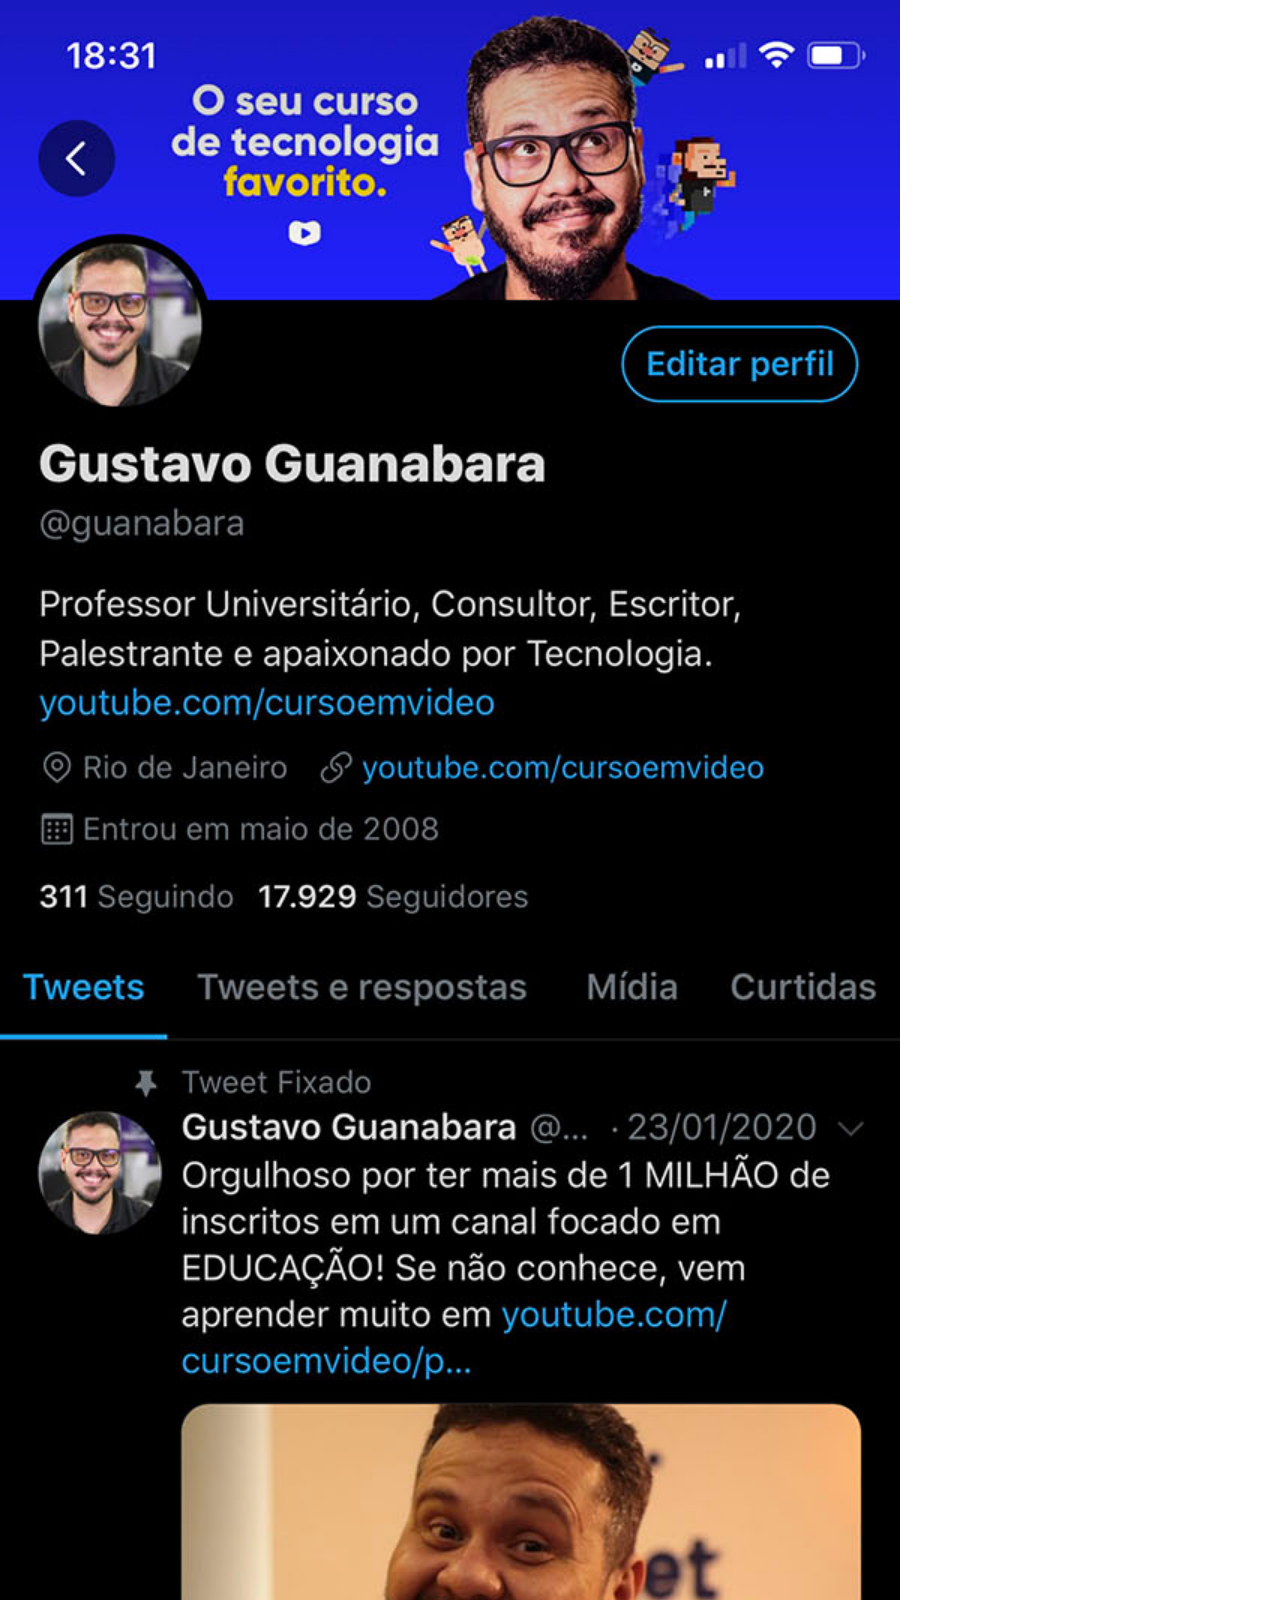
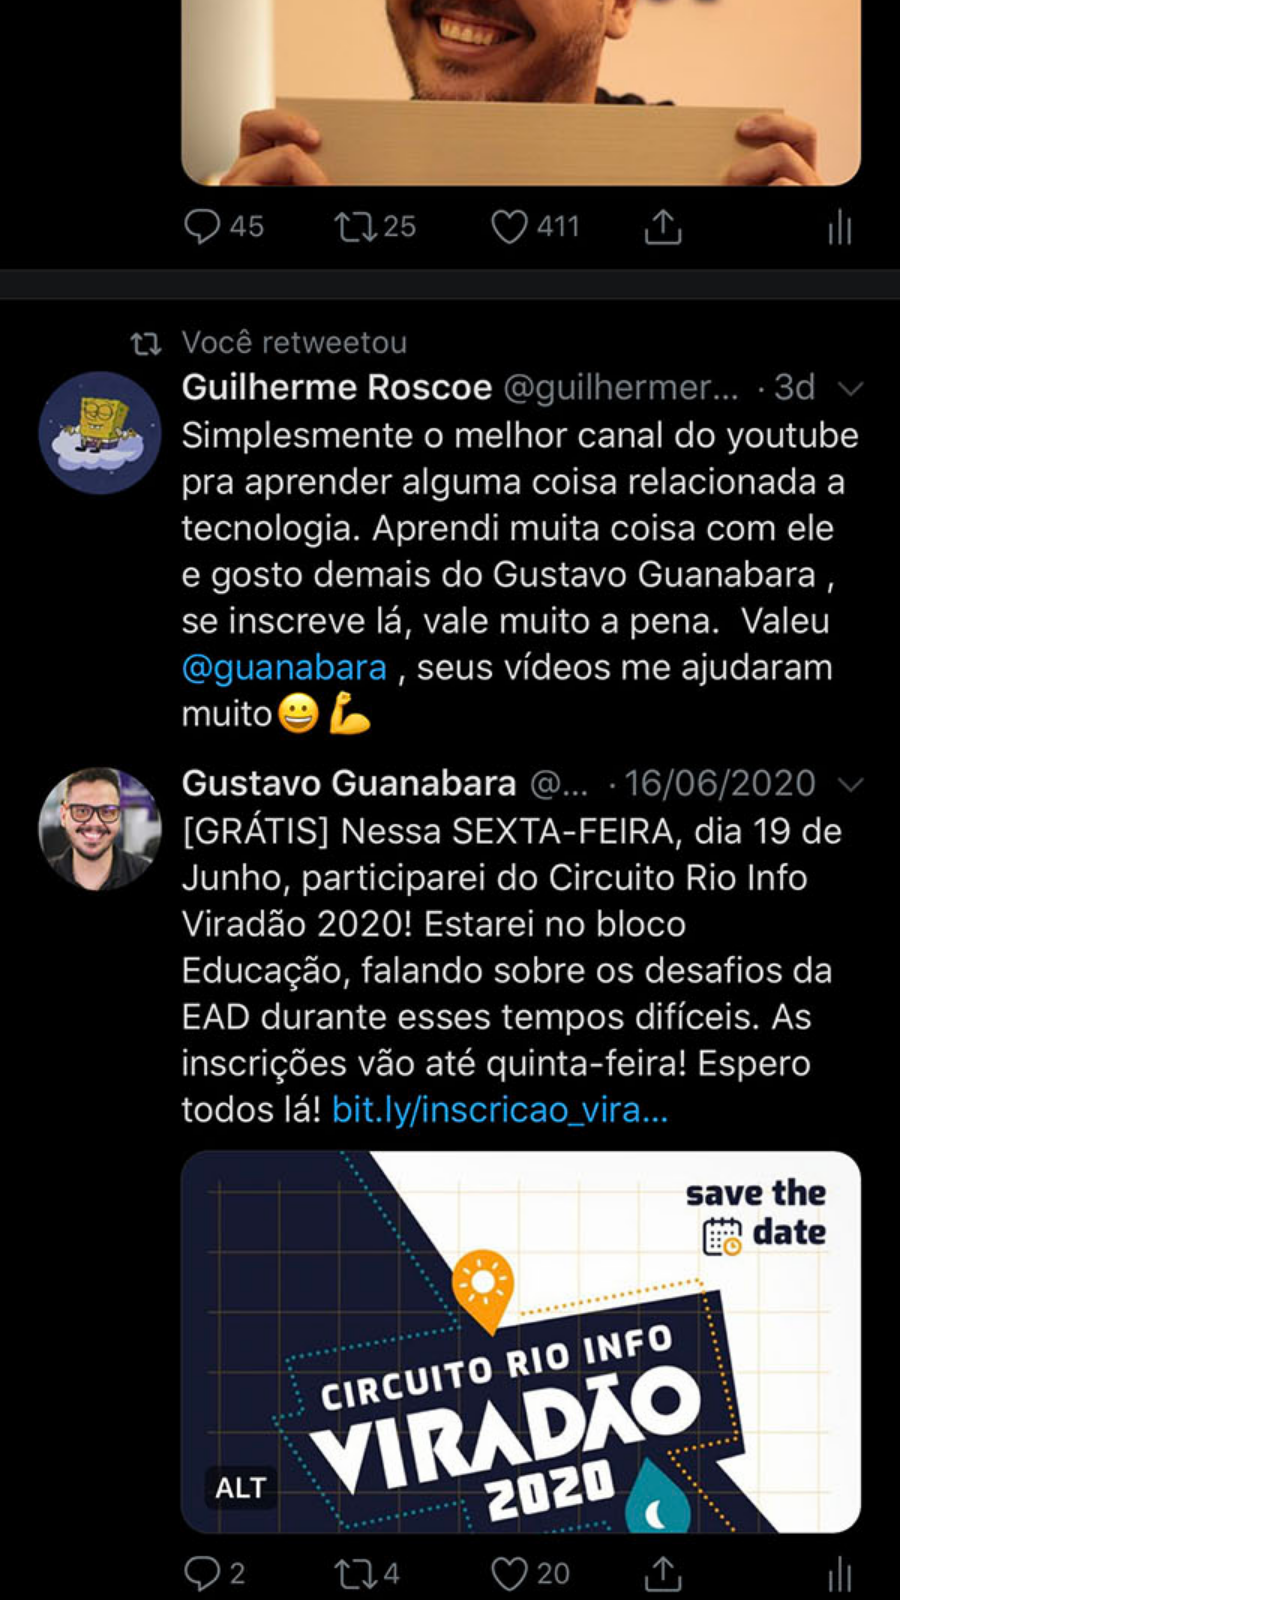
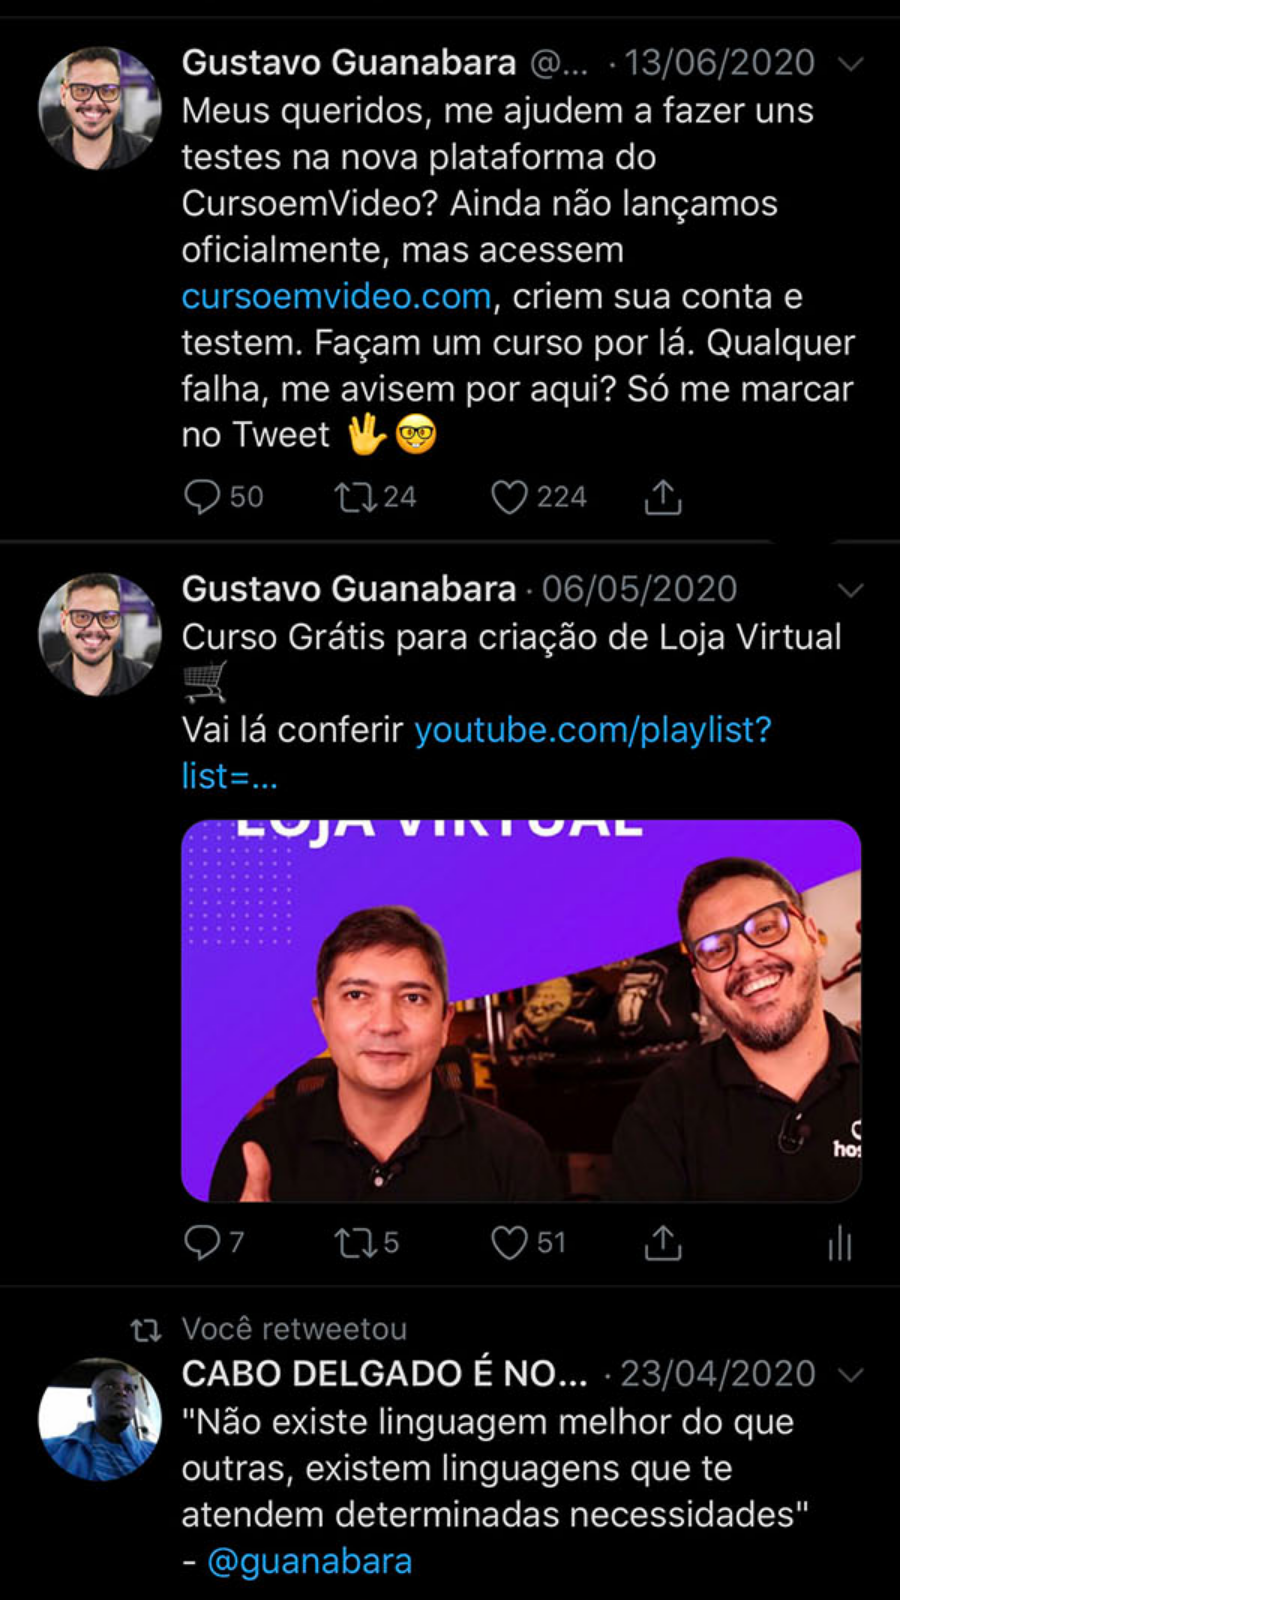
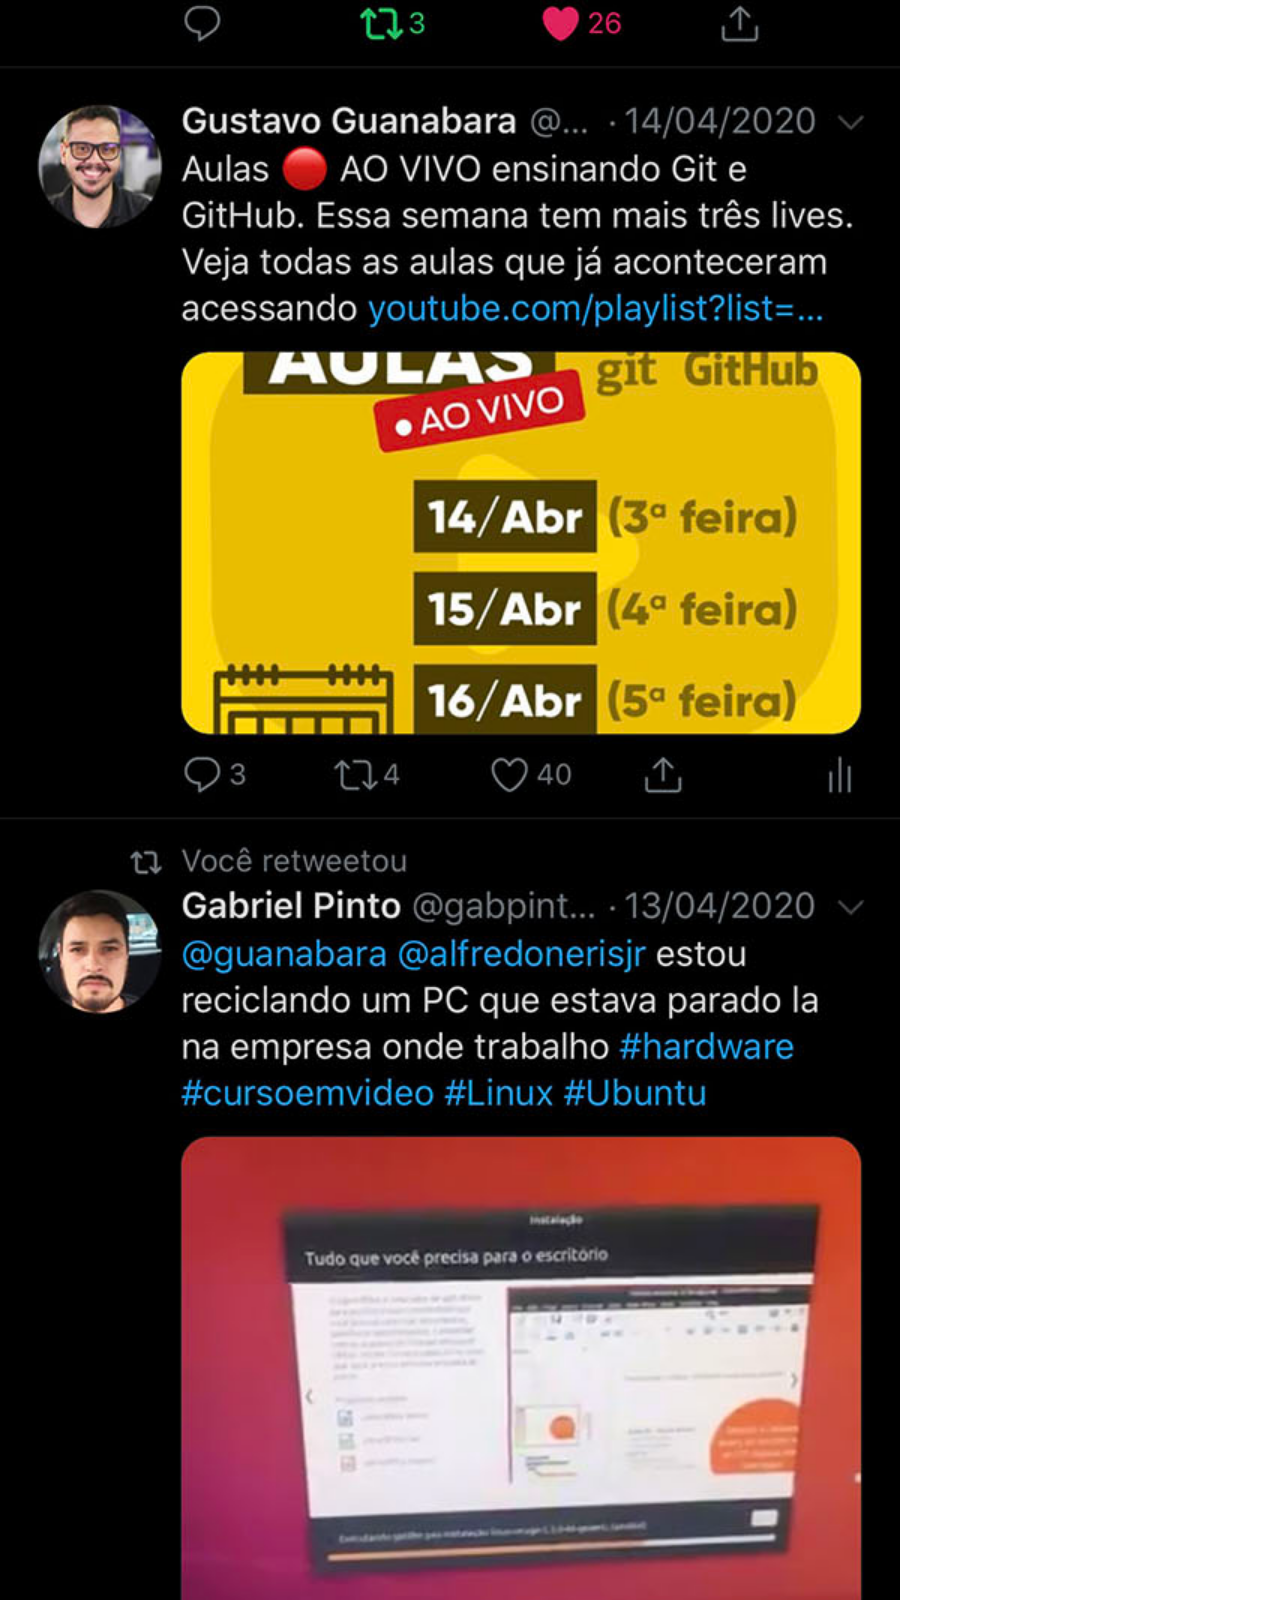
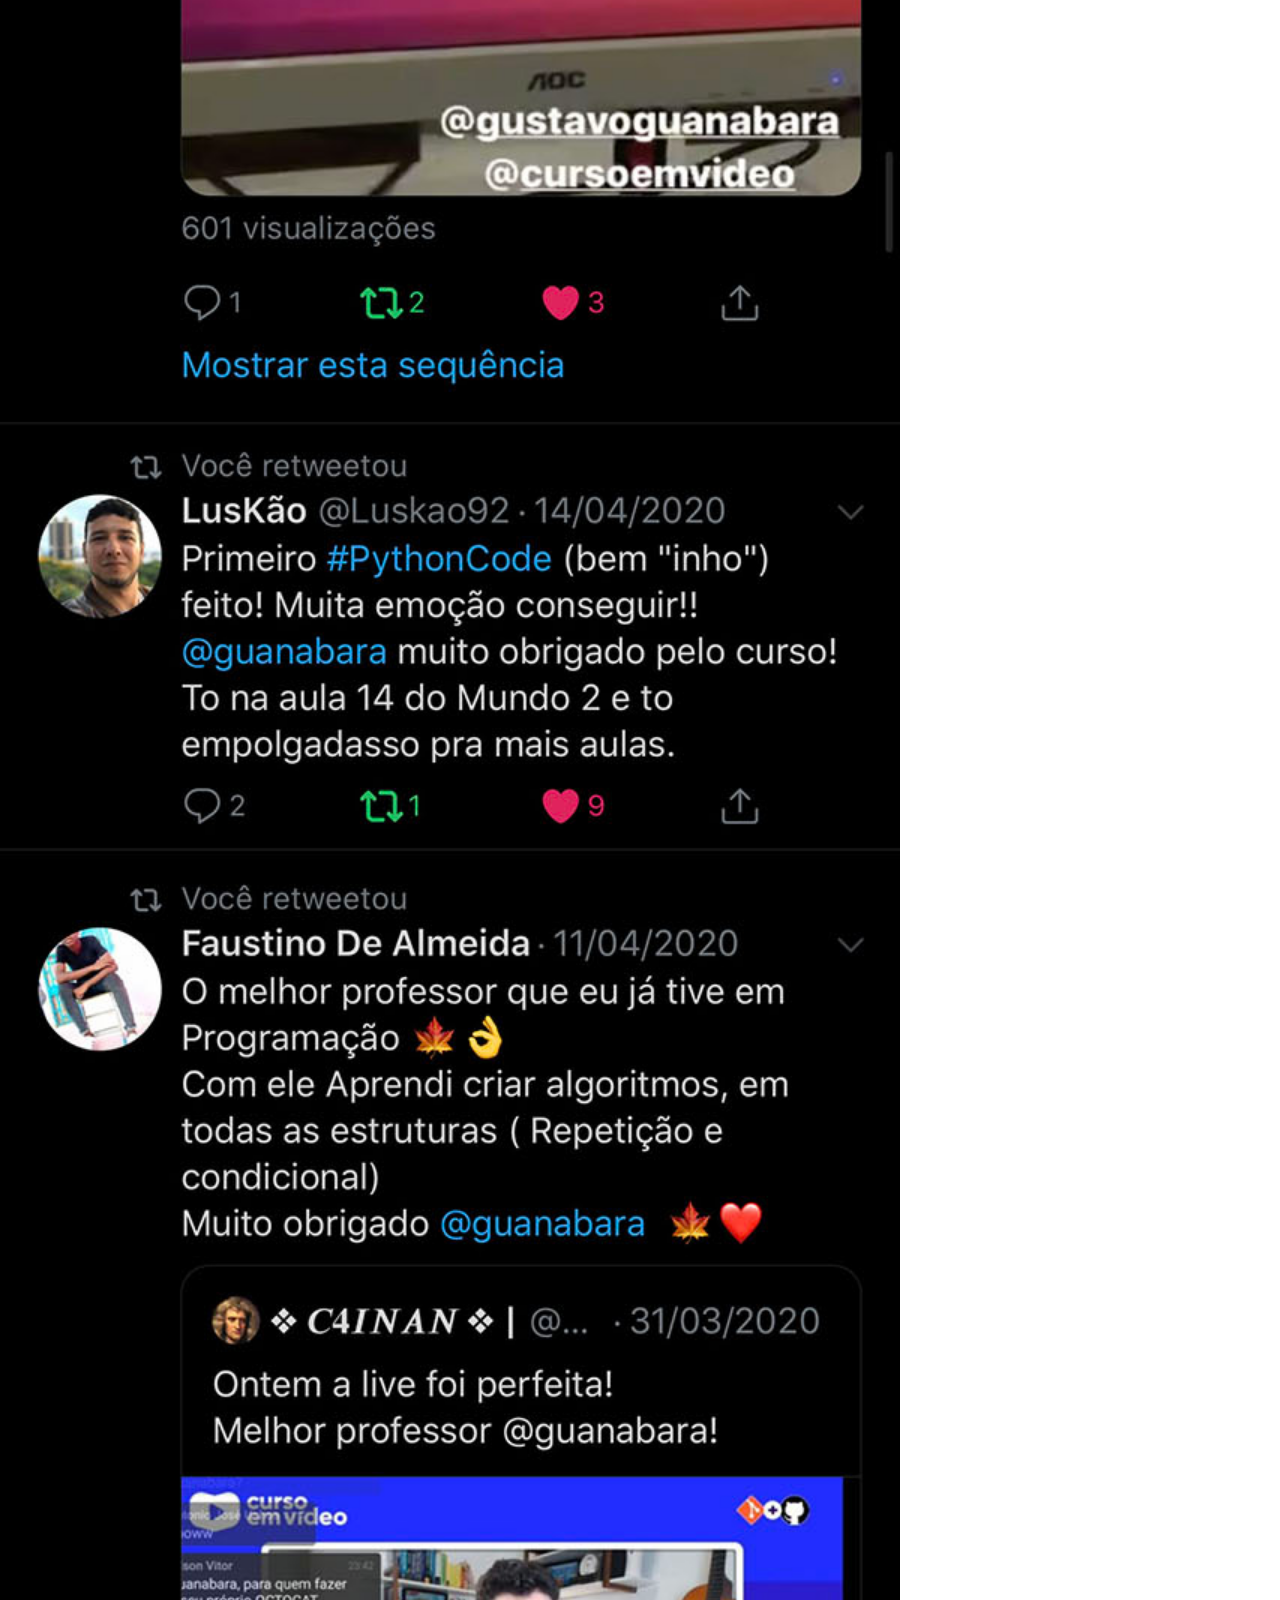
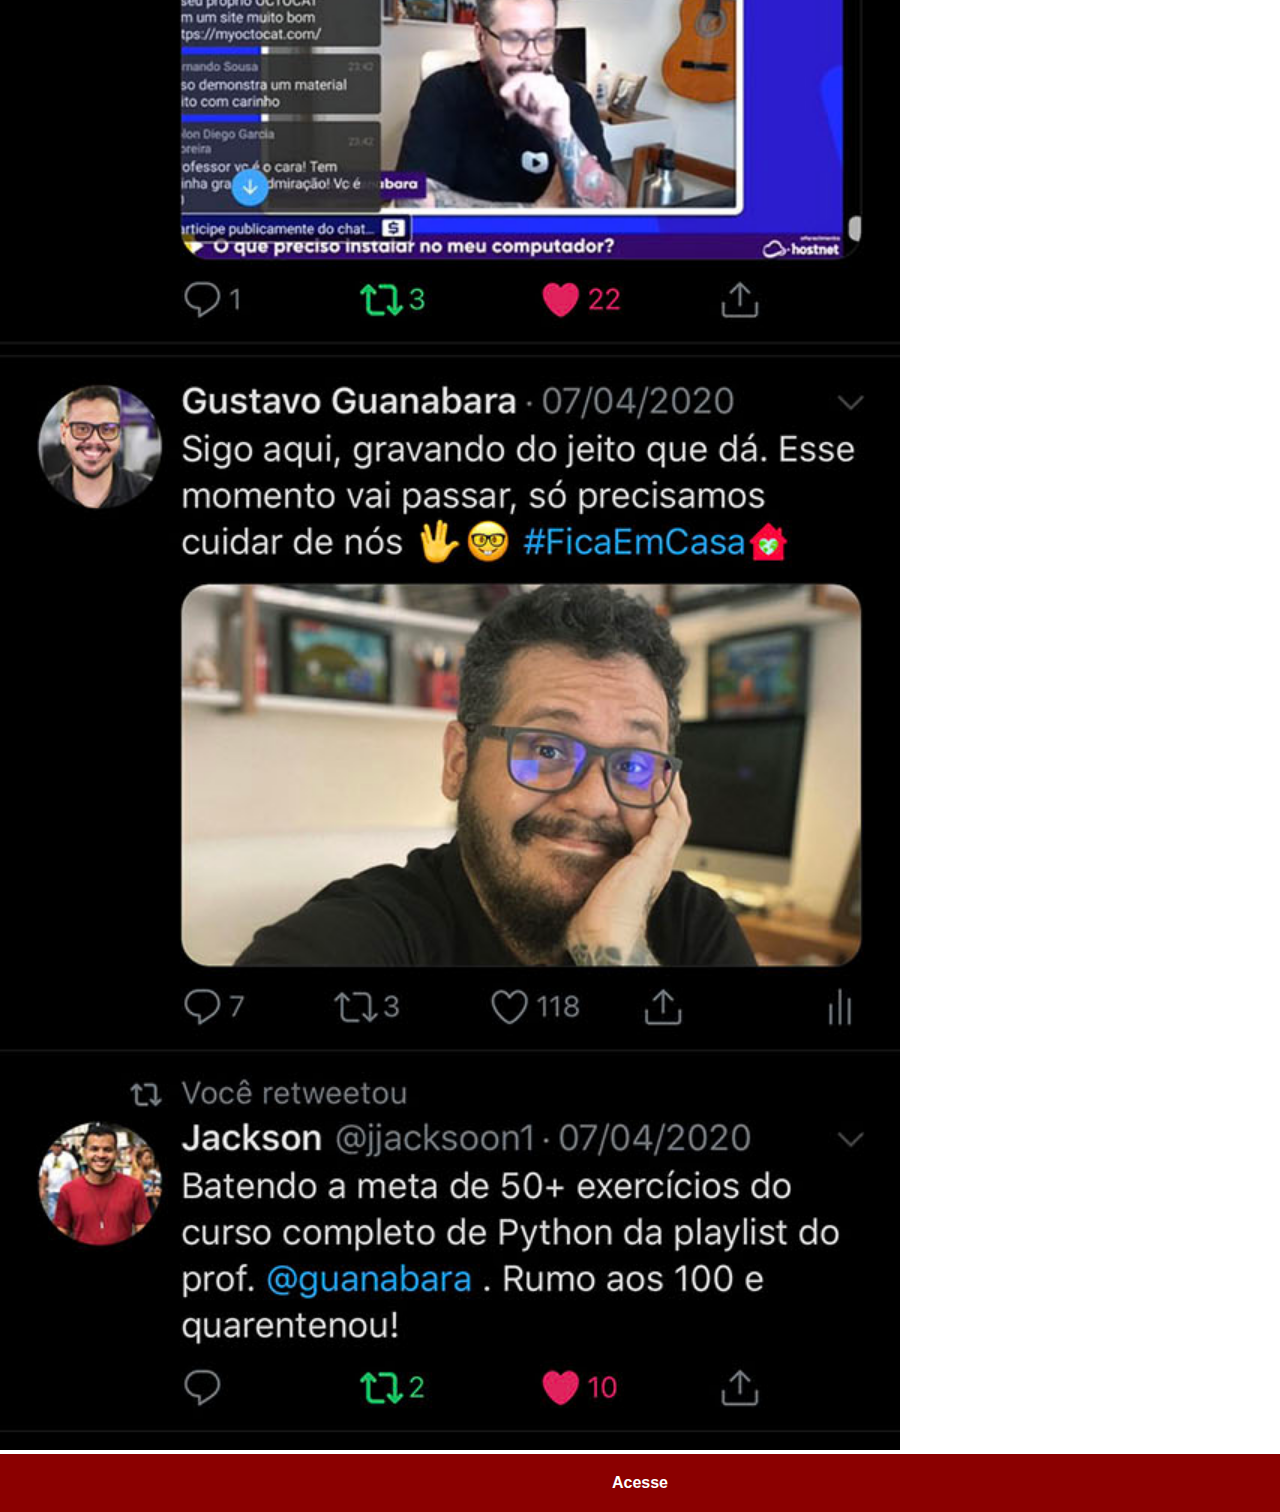
<file: twitter.html>
<!DOCTYPE html>
<html lang="pt-br">
<head>
    <meta charset="UTF-8">
    <meta http-equiv="X-UA-Compatible" content="IE=edge">
    <meta name="viewport" content="width=device-width, initial-scale=1.0">
    <title>Twitter</title>
    <link rel="stylesheet" href="estilos/social.css">
    <img src="imagens/tela-twitter.jpg" alt="Twitter">
    <a href="https://twitter.com/explore" target="_blank">Acesse</a>
</head>
<body>
    
</body>
</html>
</file>
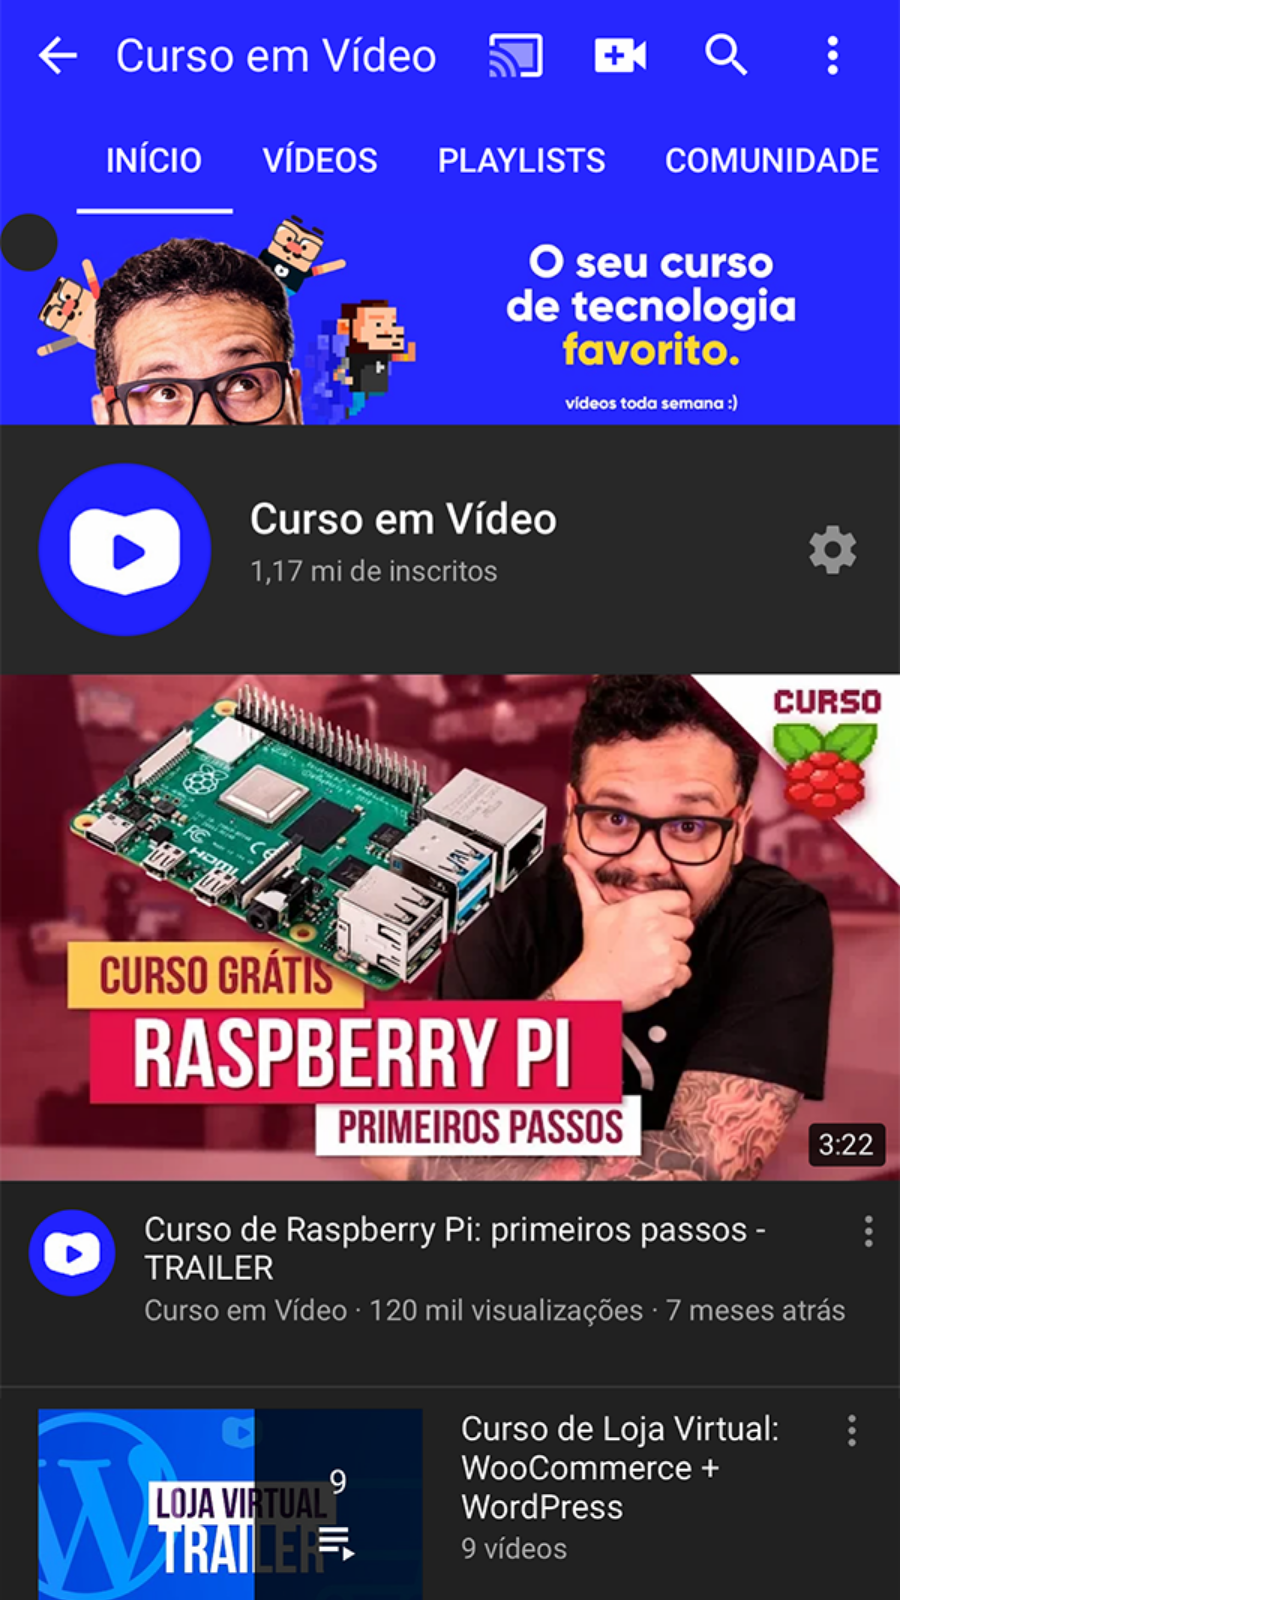
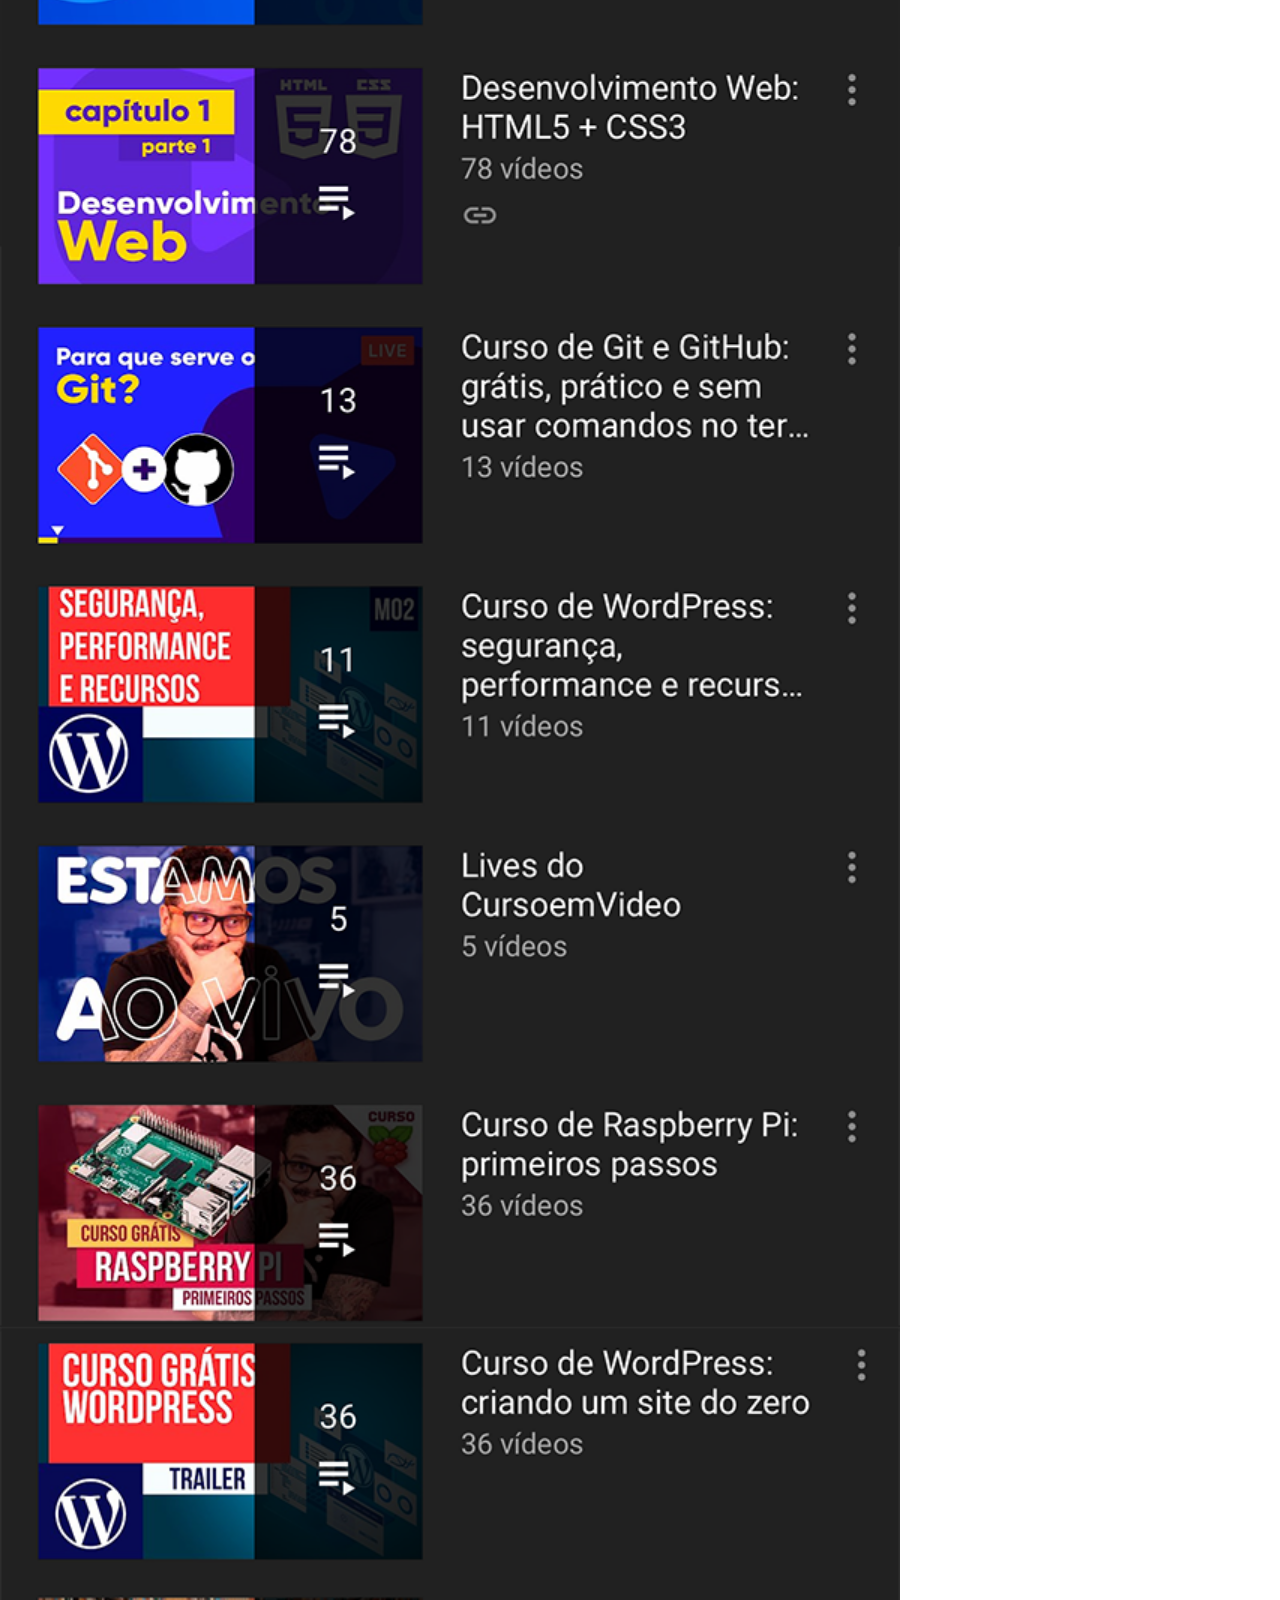
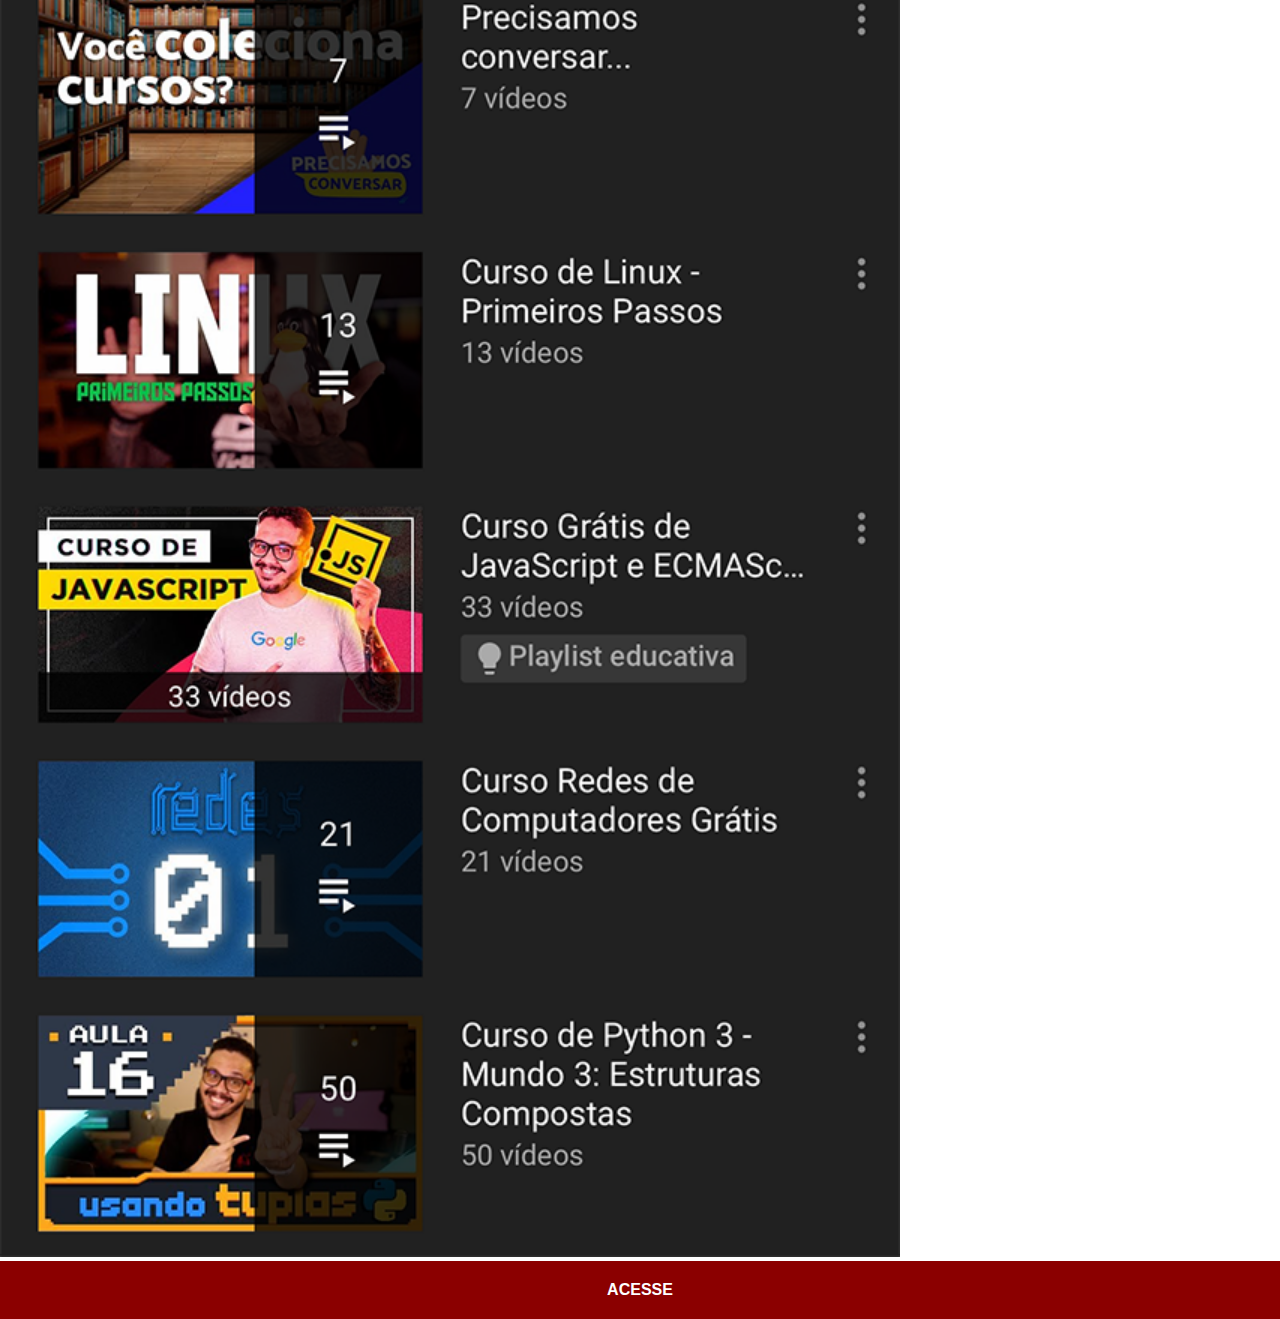
<file: youtube.html>
<!DOCTYPE html>
<html lang="pt-br">
<head>
    <meta charset="UTF-8">
    <meta http-equiv="X-UA-Compatible" content="IE=edge">
    <meta name="viewport" content="width=device-width, initial-scale=1.0">
    <title>Youtube</title>
    <link rel="stylesheet" href="estilos/social.css">
</head>
<body>
    <img src="imagens/tela-youtube.png" alt="Youtube"> <a href="https://www.youtube.com/user/cursosemvideo/plalist"target="blank">ACESSE</a>
</body>
</html>
</file>
<file: estilos/style.css>
@charset "UTF-8";

* {
    margin: 0px;
    padding: 0px;
    font-family: Arial, Helvetica, sans-serif;
}

html,body {
    height: 100vh;
    width: 100vw;
    background-color: black;
}
body {
    background: url('../imagens/fundo-madeira.jpg') no-repeat top center;
    background-size: cover;
    background-attachment: fixed;
}

main {
    height: 100vh;
    position: relative;
    
    
}

section#telefone {
    position: absolute;
    top: 50%;
    left: 50%;
    transform: translate(-50%, -50%);
    height: 627px;
    width: 311px;
    background-color: blue;
    background: url('../imagens/frame-iphone.png')no-repeat;
}

iframe#tela {
    position: relative;
    top: 80px;
    left: 22px;
    width: 267px;
    height: 471px;
}




section#redes-sociais img {
    width: 50px;
    margin: 10px;
    border-radius: 50%;
    box-shadow: 2p 2px 5px rgba(0, 0, 0, 0.4);
    box-sizing: border-box;
    
}

section#redes-sociais img:hover {
    border: 2px solid white;
    transform: translate(-3px, -3px);
    box-shadow: 5px 5px 10 px rgba(0, 0, 0, 0.632);
    transition: transform ,3s, border 1s;
    text-align: center;
}
</file>
<file: estilos/social.css>
@charset "UTF-8";

* {
    margin: 0px;
    padding: 0px;
    font-family: Arial, Helvetica, sans-serif;
}

::-webkit-scrollbar {
    width: 0px;
    height: 0px;
}

img {
    width: 100vh;

}

a {
    display: block;
    background-color: darkred;
    color: white;
    padding: 20px;
    text-align: center;
    font-weight: bolder;
    text-decoration: none;
}

a:hover {
    background-color: red;
}
</file>
